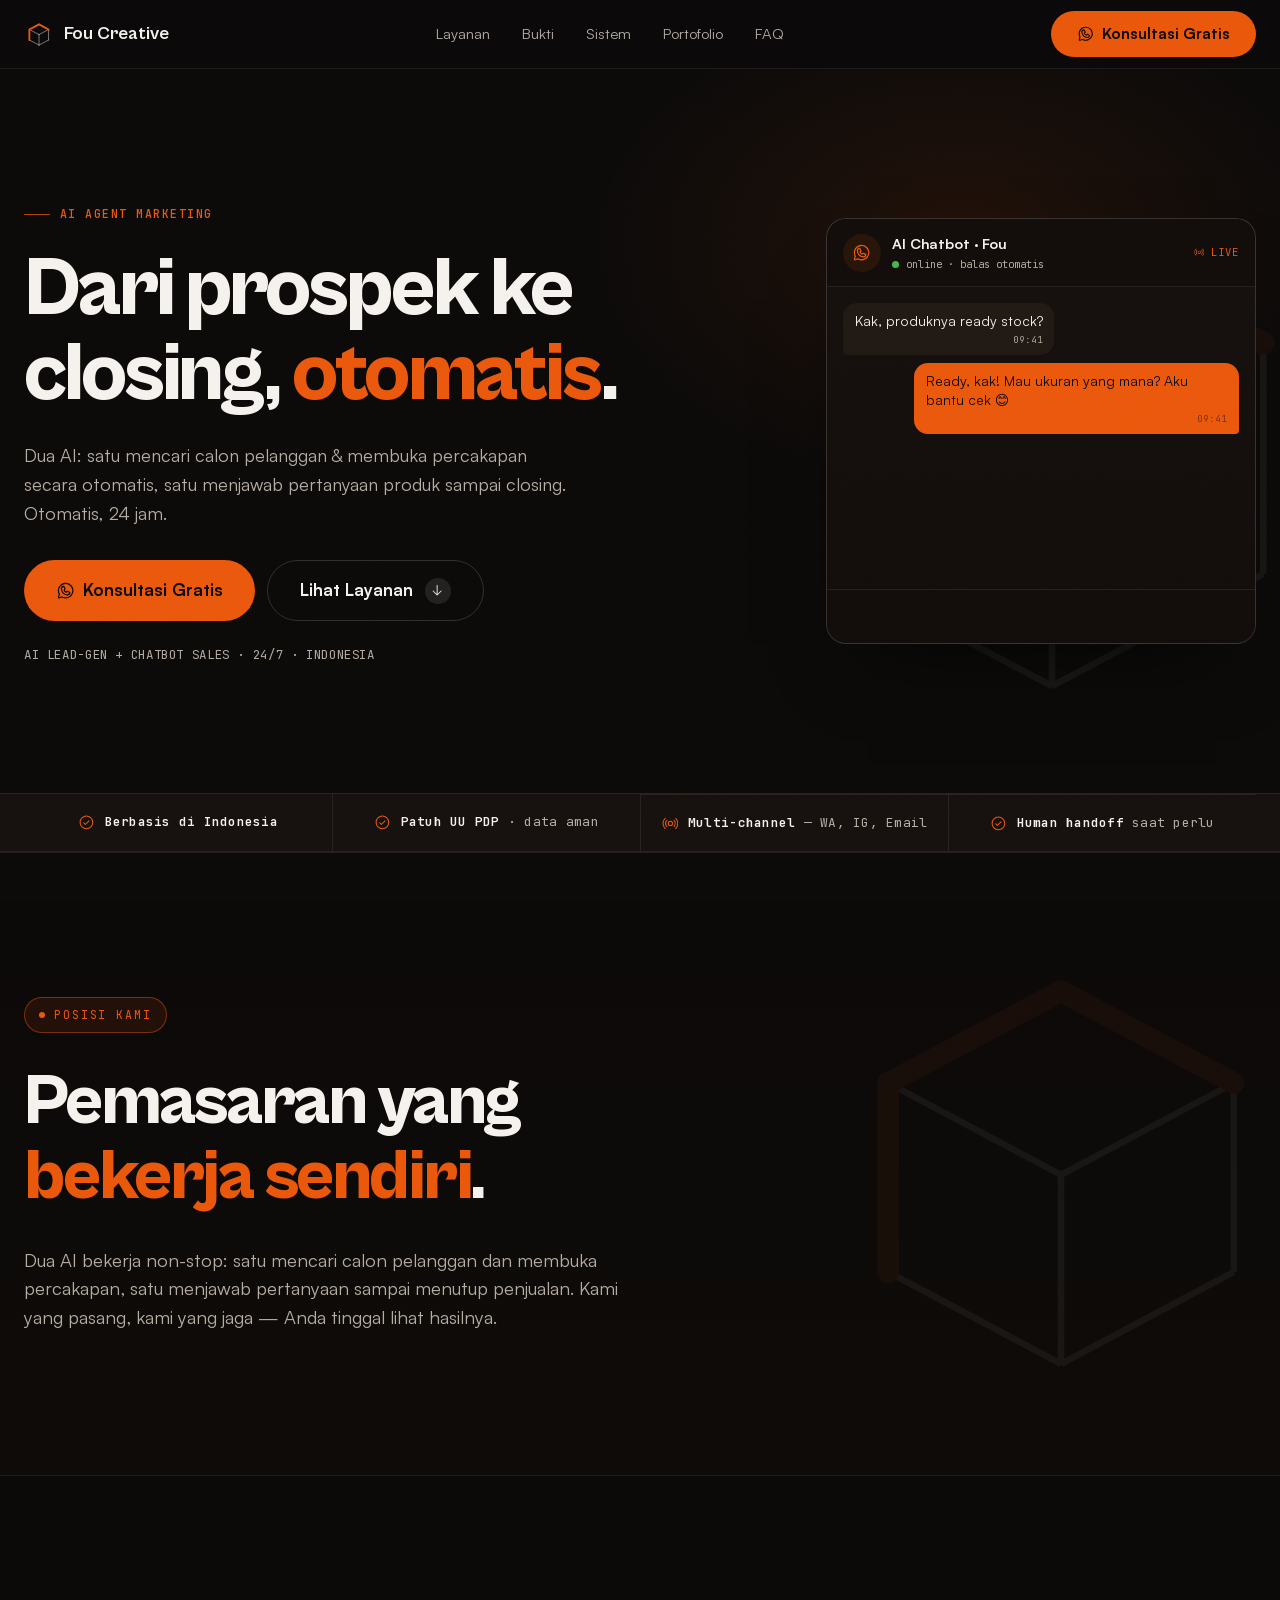
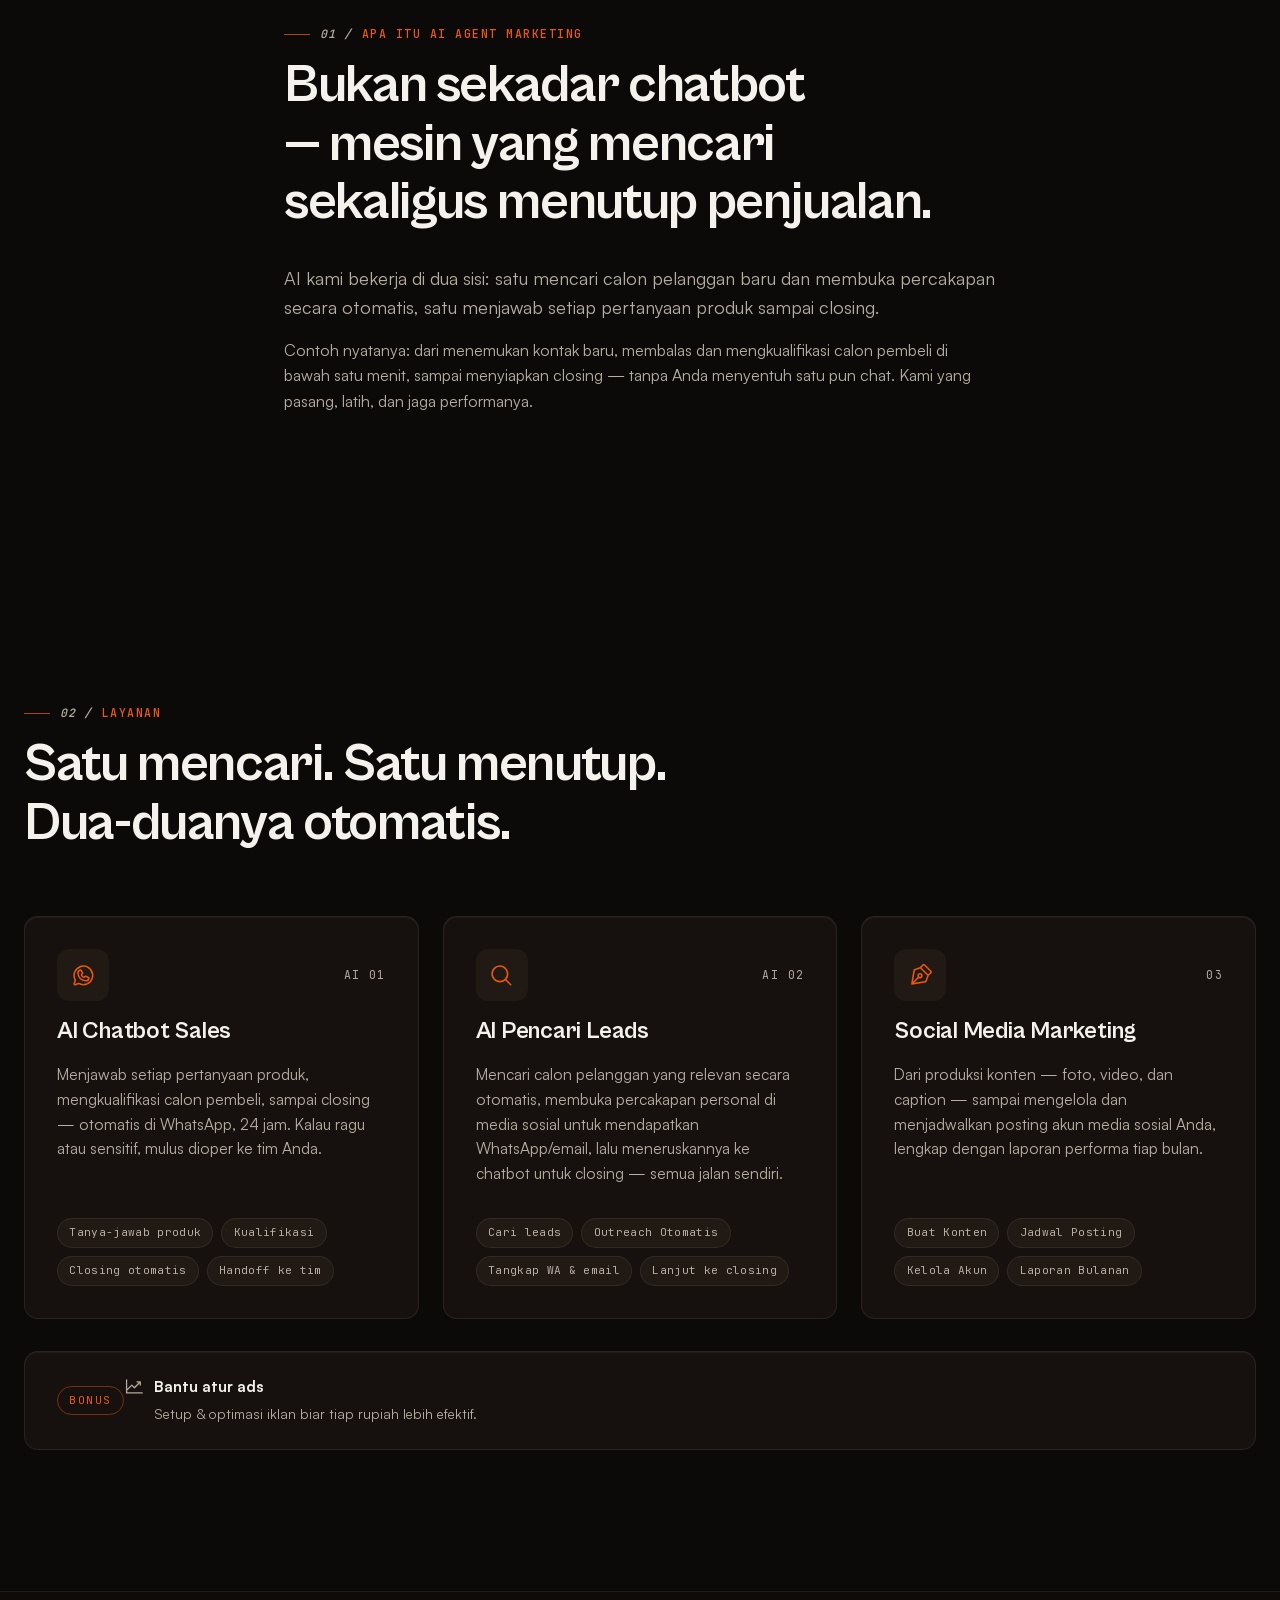
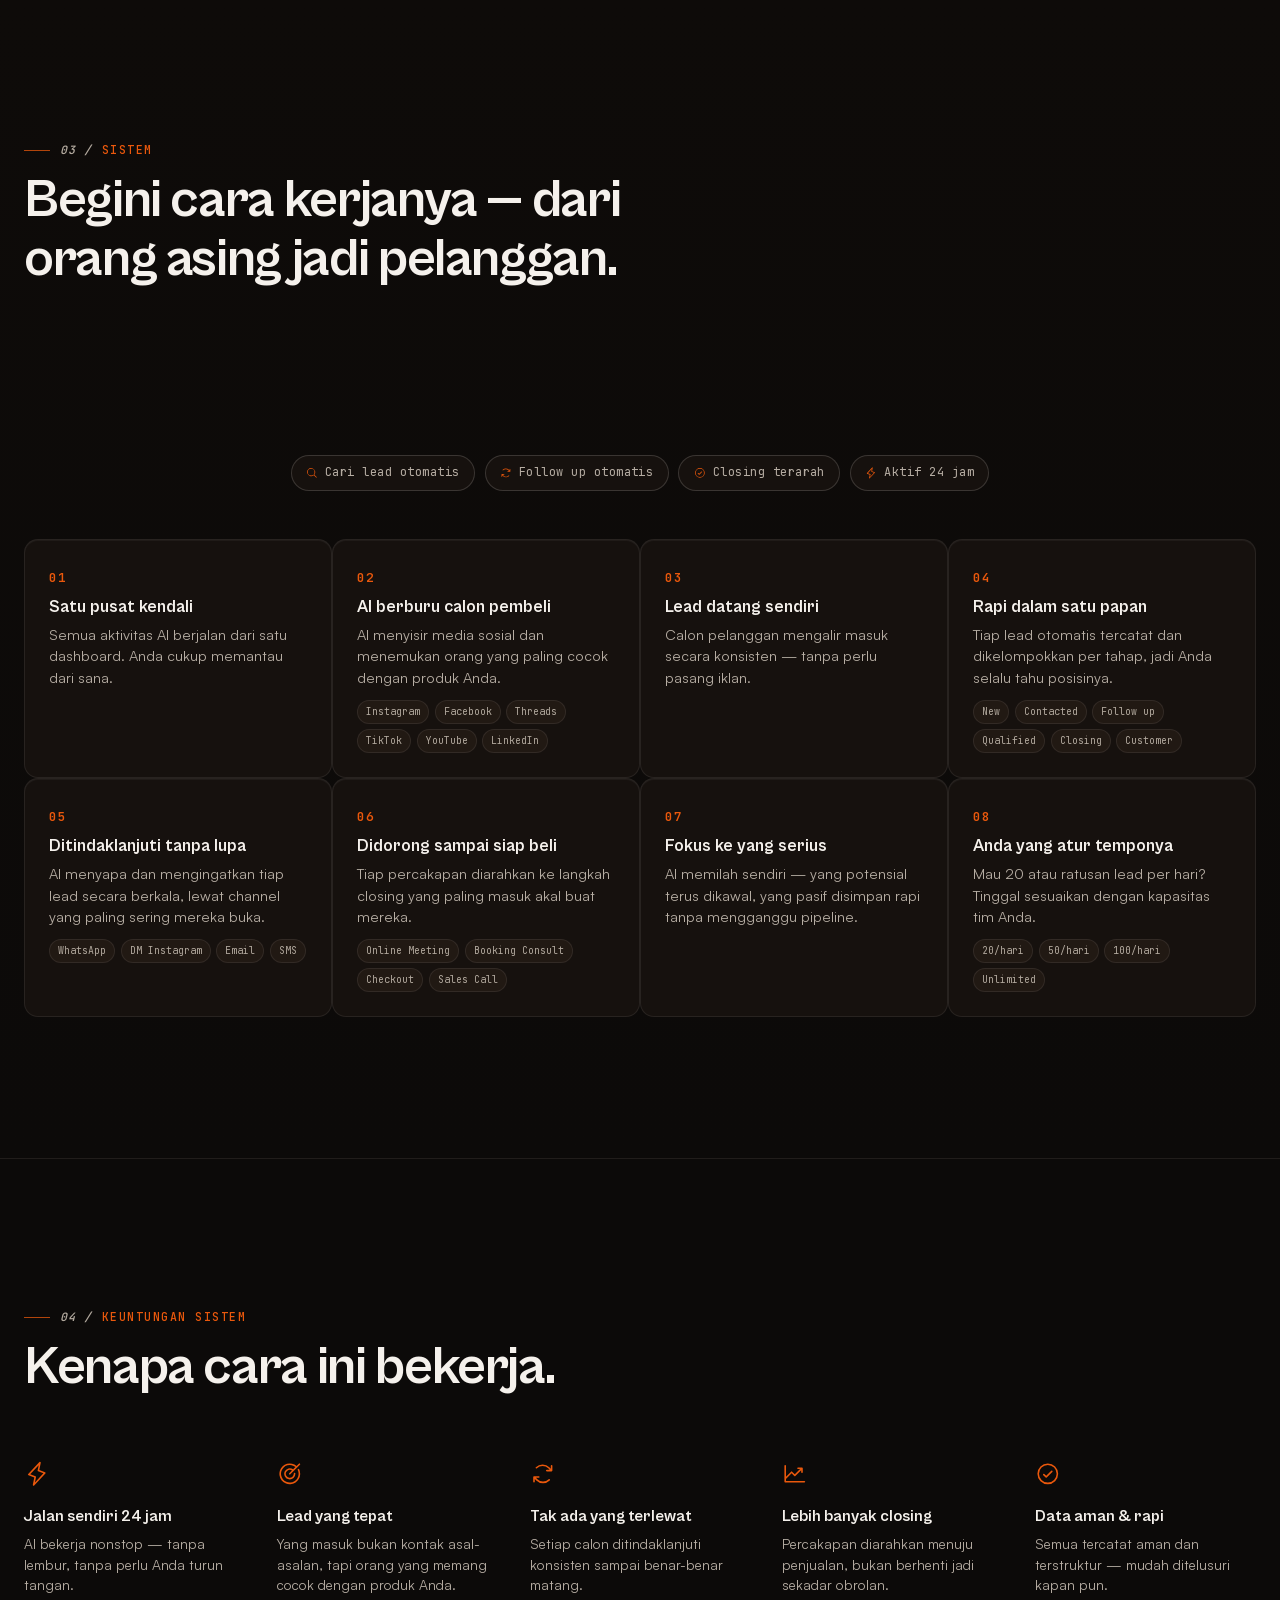
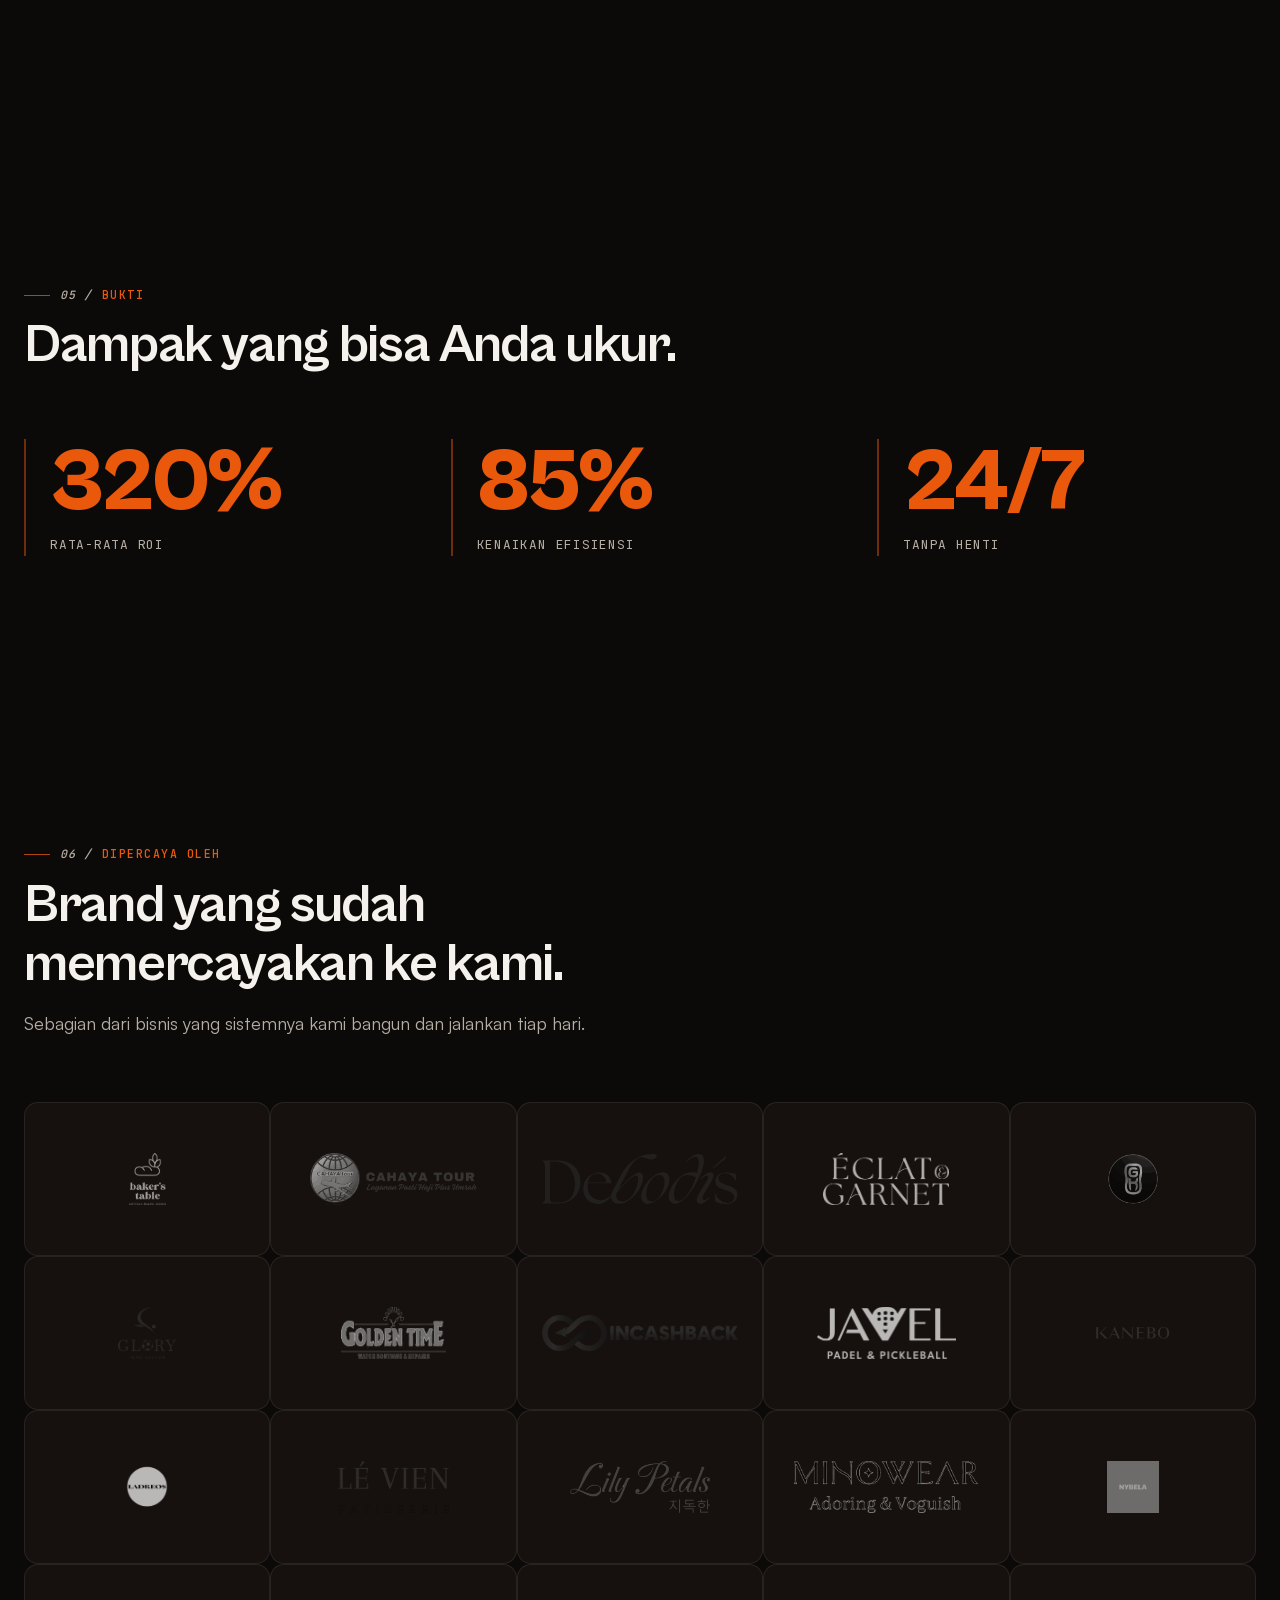
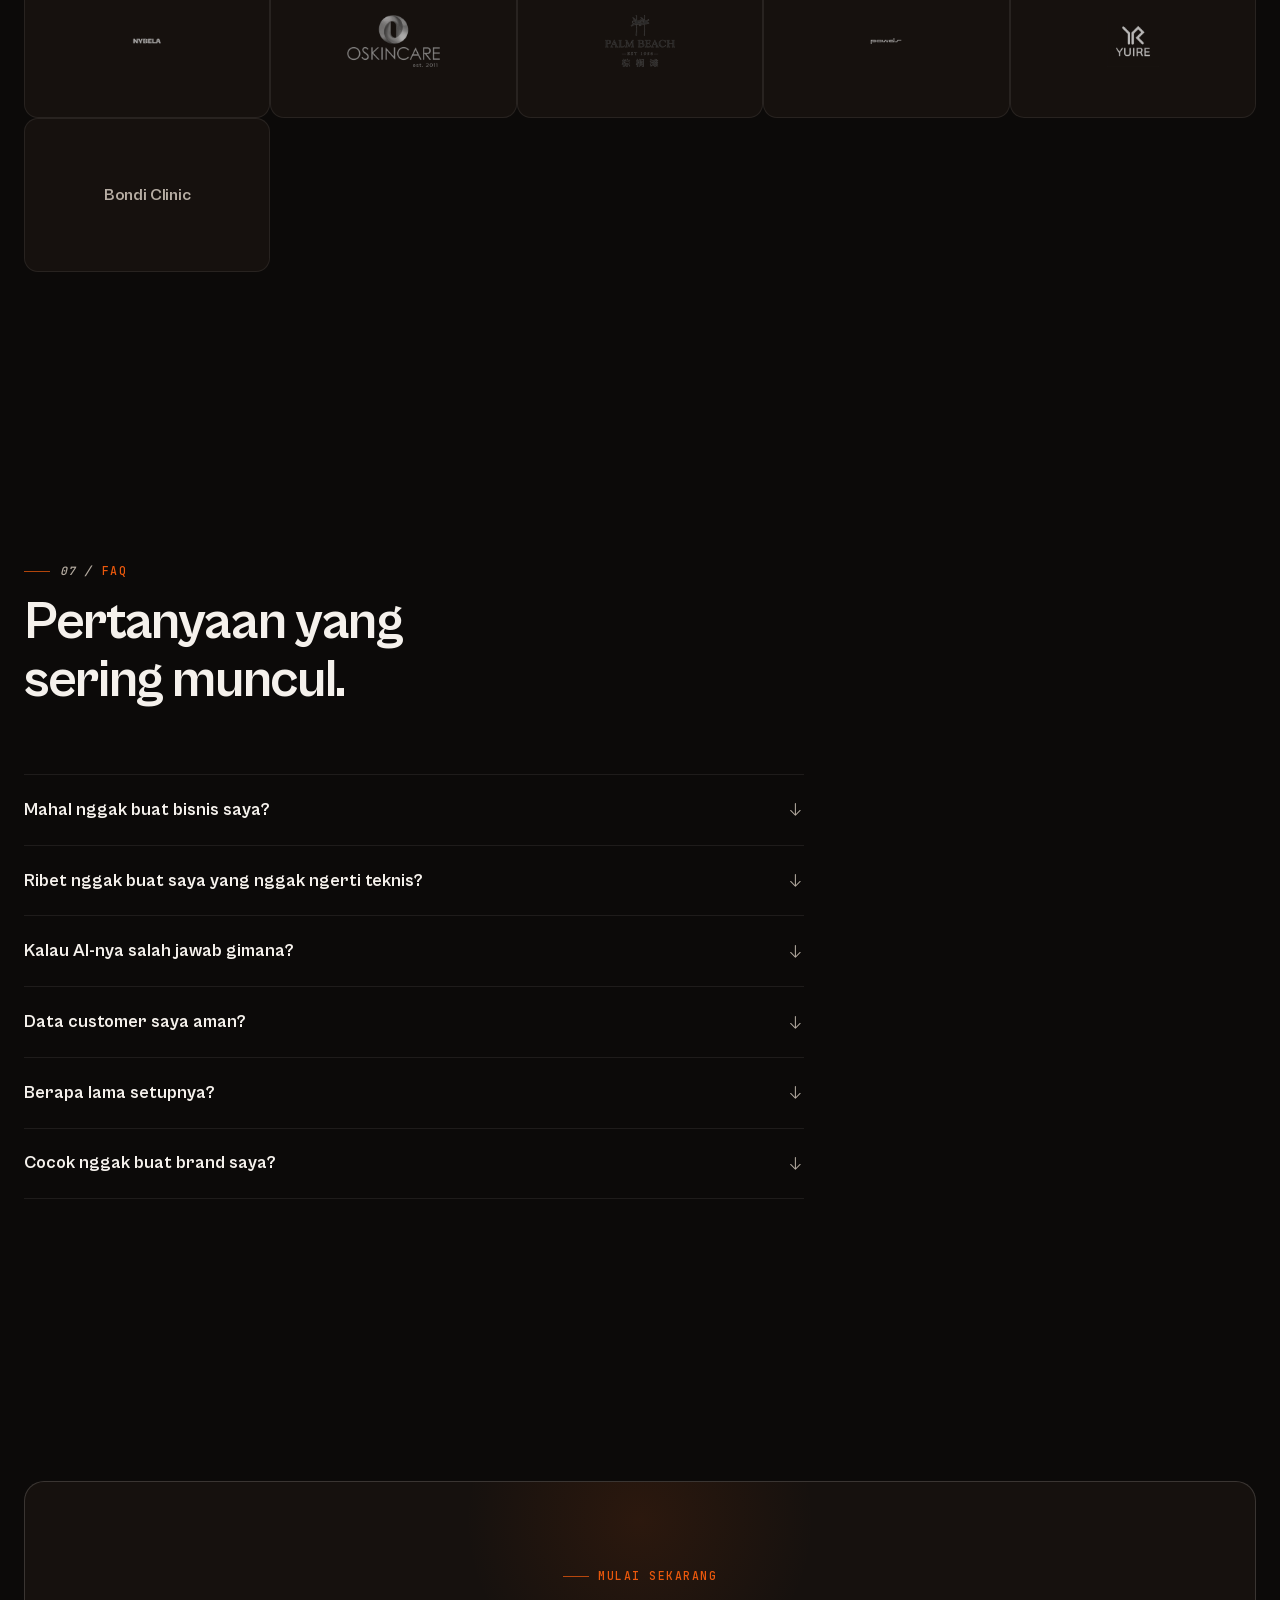
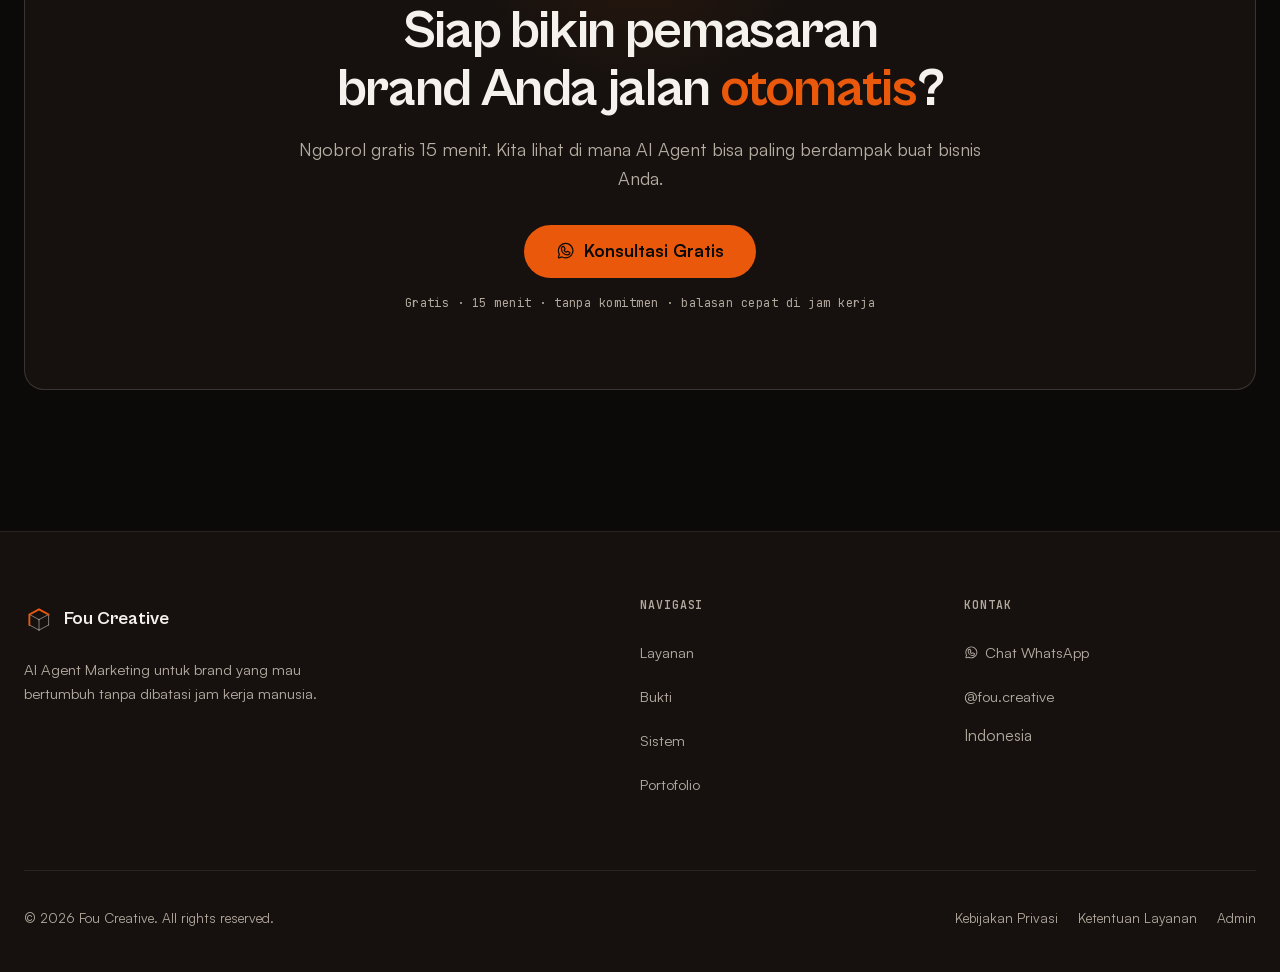
<file: index.html>
<!DOCTYPE html>
<html lang="id">
<head>
<meta charset="UTF-8" />
<meta name="viewport" content="width=device-width, initial-scale=1.0" />
<title>Fou Creative — AI Agent Marketing</title>
<meta name="description" content="Fou Creative memasang dua AI: satu mencari & menjangkau calon pelanggan secara otomatis, satu menjawab & menutup penjualan di WhatsApp — otomatis, 24 jam." />
<link rel="icon" type="image/svg+xml" href="data:image/svg+xml,%3Csvg xmlns='http://www.w3.org/2000/svg' viewBox='0 0 100 100'%3E%3Crect width='100' height='100' rx='22' fill='%230C0A09'/%3E%3Cpath d='M50 22 L22 38 M50 22 L78 38 M22 38 L50 54 M78 38 L50 54 M22 38 L22 70 M78 38 L78 70 M50 54 L50 86 M22 70 L50 86 M78 70 L50 86' stroke='%23F5F1EC' stroke-width='2.5' fill='none'/%3E%3Cpath d='M78 38 L50 22 L22 38 L22 70' stroke='%23EA580C' stroke-width='7' fill='none' stroke-linecap='round' stroke-linejoin='round'/%3E%3C/svg%3E" />
<meta name="theme-color" content="#0C0A09" />
<meta property="og:type" content="website" />
<meta property="og:site_name" content="Fou Creative" />
<meta property="og:title" content="Fou Creative — AI Agent Marketing" />
<meta property="og:description" content="Dua AI: satu mencari & menjangkau pelanggan secara otomatis, satu menjawab & menutup penjualan — otomatis, 24 jam." />
<meta property="og:locale" content="id_ID" />
<meta property="og:image" content="assets/og-image.png" />
<meta property="og:image:width" content="1200" />
<meta property="og:image:height" content="630" />
<meta property="og:image:alt" content="Fou Creative — AI Agent Marketing" />
<meta name="twitter:card" content="summary_large_image" />
<meta name="twitter:image" content="assets/og-image.png" />
<meta name="twitter:title" content="Fou Creative — AI Agent Marketing" />
<meta name="twitter:description" content="Dua AI: satu mencari & menjangkau pelanggan secara otomatis, satu menjawab & menutup penjualan — otomatis, 24 jam." />

<link rel="stylesheet" href="assets/css/fonts.css" />

<link rel="stylesheet" href="assets/css/styles.css" />
</head>
<body>
<div class="grain" aria-hidden="true"></div>
<div class="scroll-progress" aria-hidden="true"></div>
<div class="bp-frame" aria-hidden="true"></div>
<div class="sticky-cta" id="stickyCta">
  <a class="btn btn-primary" data-wa href="https://wa.me/message/LYZPAFHQQRLMK1" target="_blank" rel="noopener"><span class="ic" data-i="whatsapp-logo"></span>Konsultasi Gratis</a>
</div>

<!-- =================== NAV =================== -->
<header class="nav">
  <div class="container nav-inner">
    <a class="brand" href="#hero" aria-label="Fou Creative">
      <svg viewBox="0 0 100 100" fill="none" xmlns="http://www.w3.org/2000/svg" aria-hidden="true">
        <path d="M50 18 L18 35 M50 18 L82 35 M18 35 L50 52 M82 35 L50 52 M18 35 L18 70 M82 35 L82 70 M50 52 L50 87 M18 70 L50 87 M82 70 L50 87" stroke="#F5F1EC" stroke-width="1.6" stroke-linecap="round" stroke-linejoin="round"/>
        <path d="M82 35 L50 18 L18 35 L18 70" stroke="#EA580C" stroke-width="6" stroke-linecap="round" stroke-linejoin="round"/>
      </svg>
      <span>Fou Creative</span>
    </a>
    <nav class="nav-links" aria-label="Navigasi utama">
      <a href="#layanan">Layanan</a>
      <a href="#bukti">Bukti</a>
      <a href="#sistem">Sistem</a>
      <a href="#portofolio">Portofolio</a>
      <a href="#faq">FAQ</a>
    </nav>
    <div class="nav-cta">
      <a class="btn btn-primary" data-wa href="https://wa.me/message/LYZPAFHQQRLMK1" target="_blank" rel="noopener"><span class="ic" data-i="whatsapp-logo"></span>Konsultasi Gratis</a>
    </div>
    <button class="nav-toggle" id="navToggle" aria-label="Buka menu" aria-expanded="false" aria-controls="mobileMenu"><span class="ic" data-i="list"></span></button>
  </div>
  <div class="mobile-menu" id="mobileMenu" aria-hidden="true">
    <a href="#layanan">Layanan</a>
    <a href="#bukti">Bukti</a>
    <a href="#sistem">Sistem</a>
    <a href="#portofolio">Portofolio</a>
    <a href="#faq">FAQ</a>
    <a class="btn btn-primary" data-wa href="https://wa.me/message/LYZPAFHQQRLMK1" target="_blank" rel="noopener"><span class="ic" data-i="whatsapp-logo"></span>Konsultasi Gratis</a>
  </div>
</header>

<!-- =================== HERO =================== -->
<section class="hero" id="hero">
  <svg class="hero-cube" viewBox="0 0 100 100" fill="none" xmlns="http://www.w3.org/2000/svg" aria-hidden="true">
    <path d="M50 18 L18 35 M50 18 L82 35 M18 35 L50 52 M82 35 L50 52 M18 35 L18 70 M82 35 L82 70 M50 52 L50 87 M18 70 L50 87 M82 70 L50 87" stroke="#F5F1EC" stroke-width="1" stroke-linejoin="round"/>
    <path d="M82 35 L50 18 L18 35 L18 70" stroke="#EA580C" stroke-width="3.4" stroke-linecap="round" stroke-linejoin="round"/>
  </svg>
  <div class="container">
    <div class="hero-grid">
      <div>
        <div class="eyebrow-wrap"><span class="eyebrow">AI Agent Marketing</span></div>
        <h1 class="hero-h1 reveal-blur" id="hero-headline" data-reveal>Dari prospek ke closing, <span class="t-accent">otomatis</span>.</h1>
        <p class="hero-sub" id="hero-subhead" data-reveal>Dua AI: satu mencari calon pelanggan &amp; membuka percakapan secara otomatis, satu menjawab pertanyaan produk sampai closing. Otomatis, 24 jam.</p>
        <div class="hero-actions" data-reveal>
          <a class="btn btn-primary btn-lg" data-wa href="https://wa.me/message/LYZPAFHQQRLMK1" target="_blank" rel="noopener"><span class="ic" data-i="whatsapp-logo"></span>Konsultasi Gratis</a>
          <a class="btn btn-ghost btn-lg" href="#layanan">Lihat Layanan<span class="btn-arrow"><span class="ic" data-i="arrow-down"></span></span></a>
        </div>
        <p class="hero-meta" data-reveal>AI LEAD-GEN + CHATBOT SALES · 24/7 · INDONESIA</p>
      </div>

      <div class="wa-demo" id="waDemo" data-reveal role="img" aria-label="Ilustrasi: AI Agent Fou membalas dan mengkualifikasi calon pembeli di WhatsApp secara otomatis, lalu menandai lead siap closing.">
        <div class="wa-head">
          <div class="wa-ava"><span class="ic" data-i="whatsapp-logo"></span></div>
          <div class="wa-hmeta">
            <div class="wa-name">AI Chatbot &middot; Fou</div>
            <div class="wa-sub"><span class="wa-online"></span>online &middot; balas otomatis</div>
          </div>
          <span class="live-tag"><span class="ic" data-i="broadcast"></span>Live</span>
        </div>
        <div class="wa-body" id="waBody">
          <div class="wa-msg wa-in"><p>Kak, produknya ready stock?</p><span class="wa-time">09:41</span></div>
          <div class="wa-msg wa-out"><p>Ready, kak! Mau ukuran yang mana? Aku bantu cek 😊</p><span class="wa-time">09:41</span></div>
          <div class="wa-msg wa-in"><p>Yang 100ml. Bisa kirim hari ini?</p><span class="wa-time">09:42</span></div>
          <div class="wa-msg wa-out"><p>Bisa, kak — kalau order sebelum jam 3 sore. Aku siapin sekarang ya 🙌</p><span class="wa-time">09:42</span></div>
        </div>
        <div class="wa-foot">
          <span class="wa-tag" id="waTag"><span class="ic" data-i="check-circle"></span>Lead dikualifikasi &middot; siap closing</span>
        </div>
      </div>
    </div>
  </div>
</section>

<!-- =================== PROOF STRIP =================== -->
<div class="proof-strip">
  <div class="container proof-row">
    <span class="proof-item"><span class="ic" data-i="check-circle"></span><span><b>Berbasis di Indonesia</b></span></span>
    <span class="proof-item"><span class="ic" data-i="check-circle"></span><span><b>Patuh UU PDP</b> &middot; data aman</span></span>
    <span class="proof-item"><span class="ic" data-i="broadcast"></span><span><b>Multi-channel</b> — WA, IG, Email</span></span>
    <span class="proof-item"><span class="ic" data-i="check-circle"></span><span><b>Human handoff</b> saat perlu</span></span>
  </div>
</div>

<!-- =================== STATEMENT / THESIS =================== -->
<section class="statement">
  <svg class="statement-cube" viewBox="0 0 100 100" fill="none" xmlns="http://www.w3.org/2000/svg" aria-hidden="true">
    <path d="M50 18 L18 35 M50 18 L82 35 M18 35 L50 52 M82 35 L50 52 M18 35 L18 70 M82 35 L82 70 M50 52 L50 87 M18 70 L50 87 M82 70 L50 87" stroke="#F5F1EC" stroke-width="1.2" stroke-linejoin="round"/>
    <path d="M82 35 L50 18 L18 35 L18 70" stroke="#EA580C" stroke-width="4" stroke-linecap="round" stroke-linejoin="round"/>
  </svg>
  <div class="container">
    <div class="statement-kicker" data-reveal>Posisi kami</div>
    <h2 class="reveal-blur" data-reveal>Pemasaran yang <span class="t-accent">bekerja sendiri</span>.</h2>
    <p data-reveal>Dua AI bekerja non-stop: satu mencari calon pelanggan dan membuka percakapan, satu menjawab pertanyaan sampai menutup penjualan. Kami yang pasang, kami yang jaga — Anda tinggal lihat hasilnya.</p>
  </div>
</section>

<!-- =================== ABOUT =================== -->
<section class="section" id="tentang">
  <div class="container">
    <div class="container about-narrow">
      <span class="eyebrow" data-reveal><i class="idx">01 /</i>Apa itu AI Agent Marketing</span>
      <h2 class="h2" data-reveal style="margin-top:var(--s-3)">Bukan sekadar chatbot — mesin yang mencari sekaligus menutup penjualan.</h2>
      <p class="lead" data-reveal style="margin-top:var(--s-8)">AI kami bekerja di dua sisi: satu mencari calon pelanggan baru dan membuka percakapan secara otomatis, satu menjawab setiap pertanyaan produk sampai closing.</p>
      <p class="muted" data-reveal style="margin-top:var(--s-4)">Contoh nyatanya: dari menemukan kontak baru, membalas dan mengkualifikasi calon pembeli di bawah satu menit, sampai menyiapkan closing — tanpa Anda menyentuh satu pun chat. Kami yang pasang, latih, dan jaga performanya.</p>
    </div>
  </div>
</section>

<!-- =================== SERVICES =================== -->
<section class="section" id="layanan">
  <div class="container">
    <div class="section-head">
      <span class="eyebrow" data-reveal><i class="idx">02 /</i>Layanan</span>
      <h2 class="h2" data-reveal>Satu mencari. Satu menutup. Dua-duanya otomatis.</h2>
    </div>
    <div class="trio">
      <article class="svc svc-prod" data-reveal>
        <div class="svc-top"><div class="svc-ico"><span class="ic" data-i="whatsapp-logo"></span></div><span class="svc-num">AI 01</span></div>
        <h3 class="h3">AI Chatbot Sales</h3>
        <p>Menjawab setiap pertanyaan produk, mengkualifikasi calon pembeli, sampai closing — otomatis di WhatsApp, 24 jam. Kalau ragu atau sensitif, mulus dioper ke tim Anda.</p>
        <div class="svc-tags"><span class="chip">Tanya-jawab produk</span><span class="chip">Kualifikasi</span><span class="chip">Closing otomatis</span><span class="chip">Handoff ke tim</span></div>
      </article>
      <article class="svc svc-prod" data-reveal>
        <div class="svc-top"><div class="svc-ico"><span class="ic" data-i="magnifying-glass"></span></div><span class="svc-num">AI 02</span></div>
        <h3 class="h3">AI Pencari Leads</h3>
        <p>Mencari calon pelanggan yang relevan secara otomatis, membuka percakapan personal di media sosial untuk mendapatkan WhatsApp/email, lalu meneruskannya ke chatbot untuk closing — semua jalan sendiri.</p>
        <div class="svc-tags"><span class="chip">Cari leads</span><span class="chip">Outreach Otomatis</span><span class="chip">Tangkap WA &amp; email</span><span class="chip">Lanjut ke closing</span></div>
      </article>
      <article class="svc svc-prod" data-reveal>
        <div class="svc-top"><div class="svc-ico"><span class="ic" data-i="pen-nib"></span></div><span class="svc-num">03</span></div>
        <h3 class="h3">Social Media Marketing</h3>
        <p>Dari produksi konten — foto, video, dan caption — sampai mengelola dan menjadwalkan posting akun media sosial Anda, lengkap dengan laporan performa tiap bulan.</p>
        <div class="svc-tags"><span class="chip">Buat Konten</span><span class="chip">Jadwal Posting</span><span class="chip">Kelola Akun</span><span class="chip">Laporan Bulanan</span></div>
      </article>
    </div>
    <div class="bonus" data-reveal>
      <span class="bonus-tag">Bonus</span>
      <div class="bonus-items">
        <div class="bonus-item"><div class="bonus-head"><span class="ic" data-i="chart-line-up"></span><b>Bantu atur ads</b></div><span class="bonus-desc">Setup &amp; optimasi iklan biar tiap rupiah lebih efektif.</span></div>
      </div>
    </div>
  </div>
</section>

<!-- =================== SYSTEM =================== -->
<section class="section section--band" id="sistem">
  <div class="container">
    <div class="section-head">
      <span class="eyebrow" data-reveal><i class="idx">03 /</i>Sistem</span>
      <h2 class="h2" data-reveal>Begini cara kerjanya — dari orang asing jadi pelanggan.</h2>
      <p class="lead" data-reveal style="margin-top:var(--s-4)">Satu sistem yang menemukan calon pembeli, menghangatkan mereka, lalu menutup penjualan. Berjalan sendiri — tanpa harus bergantung pada iklan berbayar.</p>
    </div>
    <div class="auto-badges" data-reveal>
      <span class="auto-badge"><span class="ic" data-i="magnifying-glass"></span>Cari lead otomatis</span>
      <span class="auto-badge"><span class="ic" data-i="arrows-clockwise"></span>Follow up otomatis</span>
      <span class="auto-badge"><span class="ic" data-i="check-circle"></span>Closing terarah</span>
      <span class="auto-badge"><span class="ic" data-i="lightning"></span>Aktif 24 jam</span>
    </div>
    <div class="sys-grid">
      <article class="sys-step" data-reveal><span class="sys-num">01</span><h3 class="sys-t">Satu pusat kendali</h3><p class="sys-d">Semua aktivitas AI berjalan dari satu dashboard. Anda cukup memantau dari sana.</p></article>
      <article class="sys-step" data-reveal><span class="sys-num">02</span><h3 class="sys-t">AI berburu calon pembeli</h3><p class="sys-d">AI menyisir media sosial dan menemukan orang yang paling cocok dengan produk Anda.</p><div class="sys-chips"><span>Instagram</span><span>Facebook</span><span>Threads</span><span>TikTok</span><span>YouTube</span><span>LinkedIn</span></div></article>
      <article class="sys-step" data-reveal><span class="sys-num">03</span><h3 class="sys-t">Lead datang sendiri</h3><p class="sys-d">Calon pelanggan mengalir masuk secara konsisten — tanpa perlu pasang iklan.</p></article>
      <article class="sys-step" data-reveal><span class="sys-num">04</span><h3 class="sys-t">Rapi dalam satu papan</h3><p class="sys-d">Tiap lead otomatis tercatat dan dikelompokkan per tahap, jadi Anda selalu tahu posisinya.</p><div class="sys-chips"><span>New</span><span>Contacted</span><span>Follow up</span><span>Qualified</span><span>Closing</span><span>Customer</span></div></article>
      <article class="sys-step" data-reveal><span class="sys-num">05</span><h3 class="sys-t">Ditindaklanjuti tanpa lupa</h3><p class="sys-d">AI menyapa dan mengingatkan tiap lead secara berkala, lewat channel yang paling sering mereka buka.</p><div class="sys-chips"><span>WhatsApp</span><span>DM Instagram</span><span>Email</span><span>SMS</span></div></article>
      <article class="sys-step" data-reveal><span class="sys-num">06</span><h3 class="sys-t">Didorong sampai siap beli</h3><p class="sys-d">Tiap percakapan diarahkan ke langkah closing yang paling masuk akal buat mereka.</p><div class="sys-chips"><span>Online Meeting</span><span>Booking Consult</span><span>Checkout</span><span>Sales Call</span></div></article>
      <article class="sys-step" data-reveal><span class="sys-num">07</span><h3 class="sys-t">Fokus ke yang serius</h3><p class="sys-d">AI memilah sendiri — yang potensial terus dikawal, yang pasif disimpan rapi tanpa mengganggu pipeline.</p></article>
      <article class="sys-step" data-reveal><span class="sys-num">08</span><h3 class="sys-t">Anda yang atur temponya</h3><p class="sys-d">Mau 20 atau ratusan lead per hari? Tinggal sesuaikan dengan kapasitas tim Anda.</p><div class="sys-chips"><span>20/hari</span><span>50/hari</span><span>100/hari</span><span>Unlimited</span></div></article>
    </div>
  </div>
</section>

<!-- =================== BENEFITS =================== -->
<section class="section" id="keuntungan">
  <div class="container">
    <div class="section-head">
      <span class="eyebrow" data-reveal><i class="idx">04 /</i>Keuntungan sistem</span>
      <h2 class="h2" data-reveal>Kenapa cara ini bekerja.</h2>
    </div>
    <div class="ben-grid">
      <div class="ben" data-reveal><span class="ic" data-i="lightning"></span><h4>Jalan sendiri 24 jam</h4><p>AI bekerja nonstop — tanpa lembur, tanpa perlu Anda turun tangan.</p></div>
      <div class="ben" data-reveal><span class="ic" data-i="target"></span><h4>Lead yang tepat</h4><p>Yang masuk bukan kontak asal-asalan, tapi orang yang memang cocok dengan produk Anda.</p></div>
      <div class="ben" data-reveal><span class="ic" data-i="arrows-clockwise"></span><h4>Tak ada yang terlewat</h4><p>Setiap calon ditindaklanjuti konsisten sampai benar-benar matang.</p></div>
      <div class="ben" data-reveal><span class="ic" data-i="chart-line-up"></span><h4>Lebih banyak closing</h4><p>Percakapan diarahkan menuju penjualan, bukan berhenti jadi sekadar obrolan.</p></div>
      <div class="ben" data-reveal><span class="ic" data-i="check-circle"></span><h4>Data aman &amp; rapi</h4><p>Semua tercatat aman dan terstruktur — mudah ditelusuri kapan pun.</p></div>
    </div>
  </div>
</section>

<!-- =================== PROVEN =================== -->
<section class="section" id="bukti">
  <div class="container">
    <div class="section-head">
      <span class="eyebrow" data-reveal><i class="idx">05 /</i>Bukti</span>
      <h2 class="h2" data-reveal>Dampak yang bisa Anda ukur.</h2>
    </div>
    <div class="stats-grid" id="stats-grid">
      <div class="stat" data-reveal><div class="stat-num">320%</div><div class="stat-label">Rata-rata ROI</div></div>
      <div class="stat" data-reveal><div class="stat-num">85%</div><div class="stat-label">Kenaikan efisiensi</div></div>
      <div class="stat" data-reveal><div class="stat-num">24/7</div><div class="stat-label">Tanpa henti</div></div>
    </div>
  </div>
</section>

<!-- =================== PORTFOLIO =================== -->
<section class="section" id="portofolio">
  <div class="container">
    <div class="section-head">
      <span class="eyebrow" data-reveal><i class="idx">06 /</i>Dipercaya oleh</span>
      <h2 class="h2" data-reveal>Brand yang sudah memercayakan ke kami.</h2>
      <p class="lead" data-reveal style="margin-top:var(--s-4)">Sebagian dari bisnis yang sistemnya kami bangun dan jalankan tiap hari.</p>
    </div>

    <!-- featured case study (disembunyikan sampai diisi & diaktifkan via admin) -->
    <article class="case hidden" id="case-study" data-reveal>
      <div class="case-main">
        <span class="case-tag">Studi Kasus</span>
        <div class="case-client" id="case-client"></div>
        <div class="case-block"><h5>Tantangan</h5><p id="case-challenge"></p></div>
        <div class="case-block"><h5>Solusi</h5><p id="case-solution"></p></div>
      </div>
      <div class="case-results" id="case-results"></div>
    </article>

    <div class="port-grid" id="portfolio-grid">
      <div class="port-card" data-reveal><span class="port-ph">Bakers</span></div>
      <div class="port-card" data-reveal><span class="port-ph">Bondi Clinic</span></div>
      <div class="port-card" data-reveal><span class="port-ph">Shiny Smile</span></div>
    </div>
  </div>
</section>

<!-- =================== FAQ =================== -->
<section class="section" id="faq">
  <div class="container">
    <div class="section-head">
      <span class="eyebrow" data-reveal><i class="idx">07 /</i>FAQ</span>
      <h2 class="h2" data-reveal>Pertanyaan yang sering muncul.</h2>
    </div>
    <div class="faq" data-reveal>
      <details class="faq-item">
        <summary>Mahal nggak buat bisnis saya?<span class="faq-ico ic" data-i="arrow-down"></span></summary>
        <div class="faq-body"><p>Bandingkan dengan satu calon pembeli yang lolos tiap hari gara-gara telat dibalas — atau gaji satu admin penuh waktu. AI Agent jalan 24 jam tanpa lembur. Kami sesuaikan paket dengan skala Anda; ngobrol dulu, gratis.</p></div>
      </details>
      <details class="faq-item">
        <summary>Ribet nggak buat saya yang nggak ngerti teknis?<span class="faq-ico ic" data-i="arrow-down"></span></summary>
        <div class="faq-body"><p>Nggak. Ini <strong>done-for-you</strong> — kami yang setup, latih, dan jaga sistemnya. Anda terima beres dan tinggal pantau hasilnya.</p></div>
      </details>
      <details class="faq-item">
        <summary>Kalau AI-nya salah jawab gimana?<span class="faq-ico ic" data-i="arrow-down"></span></summary>
        <div class="faq-body"><p>Bot didesain <strong>anti-halusinasi</strong>. Kalau ragu atau pertanyaannya sensitif, percakapan otomatis dialihkan ke tim manusia. Untuk keputusan berisiko, selalu ada kontrol manusia sebelum dijalankan — jadi AI yang kerja cepat, manusia yang pegang kendali.</p></div>
      </details>
      <details class="faq-item">
        <summary>Data customer saya aman?<span class="faq-ico ic" data-i="arrow-down"></span></summary>
        <div class="faq-body"><p>Patuh <strong>UU PDP</strong>. Data tersimpan aman dan terenkripsi, dan kami tidak pernah memperjualbelikannya.</p></div>
      </details>
      <details class="faq-item">
        <summary>Berapa lama setupnya?<span class="faq-ico ic" data-i="arrow-down"></span></summary>
        <div class="faq-body"><p>Umumnya <strong>7–14 hari kerja</strong>, tergantung kompleksitas. Anda dapat timeline yang jelas sejak awal.</p></div>
      </details>
      <details class="faq-item">
        <summary>Cocok nggak buat brand saya?<span class="faq-ico ic" data-i="arrow-down"></span></summary>
        <div class="faq-body"><p>Paling berdampak kalau Anda rutin dapat chat masuk, atau mau aktif mencari pelanggan baru. Kalau belum yakin, konsultasi gratisnya kita pakai untuk menilai itu bersama — dan kami akan jujur kalau memang belum waktunya.</p></div>
      </details>
    </div>
  </div>
</section>

<!-- =================== FINAL CTA / CONTACT =================== -->
<section class="section" id="kontak">
  <div class="container">
    <div class="cta-wrap" data-reveal>
      <span class="eyebrow" style="justify-content:center">Mulai sekarang</span>
      <h2 class="h2" style="margin-top:var(--s-4)">Siap bikin pemasaran brand Anda jalan <span class="t-accent">otomatis</span>?</h2>
      <p class="lead">Ngobrol gratis 15 menit. Kita lihat di mana AI Agent bisa paling berdampak buat bisnis Anda.</p>
      <a class="btn btn-primary btn-lg" data-wa href="https://wa.me/message/LYZPAFHQQRLMK1" target="_blank" rel="noopener"><span class="ic" data-i="whatsapp-logo"></span>Konsultasi Gratis</a>
      <p class="cta-note">Gratis · 15 menit · tanpa komitmen · balasan cepat di jam kerja</p>
    </div>
  </div>
</section>

<!-- =================== FOOTER =================== -->
<footer class="footer">
  <div class="container">
    <div class="footer-grid">
      <div class="footer-brand">
        <a class="brand" href="#hero" aria-label="Fou Creative">
          <svg viewBox="0 0 100 100" fill="none" xmlns="http://www.w3.org/2000/svg" aria-hidden="true">
            <path d="M50 18 L18 35 M50 18 L82 35 M18 35 L50 52 M82 35 L50 52 M18 35 L18 70 M82 35 L82 70 M50 52 L50 87 M18 70 L50 87 M82 70 L50 87" stroke="#F5F1EC" stroke-width="1.6" stroke-linecap="round" stroke-linejoin="round"/>
            <path d="M82 35 L50 18 L18 35 L18 70" stroke="#EA580C" stroke-width="6" stroke-linecap="round" stroke-linejoin="round"/>
          </svg>
          <span>Fou Creative</span>
        </a>
        <p>AI Agent Marketing untuk brand yang mau bertumbuh tanpa dibatasi jam kerja manusia.</p>
      </div>
      <div class="footer-col">
        <h5>Navigasi</h5>
        <a href="#layanan">Layanan</a>
        <a href="#bukti">Bukti</a>
        <a href="#sistem">Sistem</a>
        <a href="#portofolio">Portofolio</a>
      </div>
      <div class="footer-col">
        <h5>Kontak</h5>
        <a data-wa href="https://wa.me/message/LYZPAFHQQRLMK1" target="_blank" rel="noopener"><span class="ic" data-i="whatsapp-logo"></span> <span data-wa-display>WhatsApp</span></a>
        <a href="https://instagram.com/fou.creative" target="_blank" rel="noopener">@fou.creative</a>
        <span class="subtle" style="padding:.3rem 0;display:block">Indonesia</span>
      </div>
    </div>
    <div class="footer-bottom">
      <span>&copy; 2026 Fou Creative. All rights reserved.</span>
      <nav>
        <a href="kebijakan-privasi.html">Kebijakan Privasi</a>
        <a href="ketentuan-layanan.html">Ketentuan Layanan</a>
        <a href="#admin">Admin</a>
      </nav>
    </div>
  </div>
</footer>

<!-- =================== ADMIN PANEL =================== -->
<div class="admin" id="admin" role="dialog" aria-modal="true" aria-label="Editor Konten">
  <div class="admin-panel">
    <div class="admin-bar">
      <span class="brand">
        <svg viewBox="0 0 100 100" fill="none" xmlns="http://www.w3.org/2000/svg" aria-hidden="true" style="width:24px;height:24px">
          <path d="M82 35 L50 18 L18 35 L18 70" stroke="#EA580C" stroke-width="7" stroke-linecap="round" stroke-linejoin="round"/>
        </svg>
        Editor Konten
      </span>
      <div class="admin-bar-actions">
        <button class="btn-sm btn-line" id="admin-close">Tutup</button>
      </div>
    </div>
    <div class="admin-body">

      <div class="admin-gate" id="admin-gate">
        <span class="eyebrow">Masuk</span>
        <p>Masukkan kata sandi untuk mengelola konten website.</p>
        <div class="field"><input class="input" type="password" id="admin-pass" placeholder="Kata sandi" autocomplete="off" /></div>
        <button class="btn btn-primary" id="admin-login" style="width:100%"><span class="ic" data-i="lock-key-open"></span>Masuk</button>
        <p id="admin-err" class="subtle" style="color:var(--danger);margin-top:.75rem;display:none">Kata sandi salah.</p>
      </div>

      <div id="admin-editor" class="hidden">
        <div class="admin-warn" id="admin-warn">
          Penyimpanan browser tidak aktif di tampilan ini (kemungkinan mode preview). Perubahan tidak tersimpan permanen — deploy file ini ke hosting dulu supaya tersimpan. Catatan publik tidak melihat pesan ini.
        </div>

        <div class="admin-sec" style="border-top:none;padding-top:0;margin-top:0">
          <span class="eyebrow">WhatsApp &amp; Kontak</span>
          <div class="field"><label>Link WhatsApp</label><input class="input" type="text" id="f-walink" placeholder="https://wa.me/message/XXXX atau https://wa.me/62..." /><span class="hint">Link "klik untuk chat" dari WhatsApp. Kalau diisi, ini yang dipakai (override nomor di bawah).</span></div>
          <div class="field"><label>Nomor WhatsApp (cadangan)</label><input class="input" type="text" id="f-wa" placeholder="62812xxxxxxx" /><span class="hint">Dipakai kalau Link WhatsApp di atas kosong. Format tanpa "+" atau spasi.</span></div>
          <div class="field"><label>Pesan default</label><input class="input" type="text" id="f-wamsg" placeholder="Halo Fou Creative..." /><span class="hint">Teks yang otomatis terisi saat customer klik tombol WhatsApp.</span></div>
        </div>

        <div class="admin-sec">
          <span class="eyebrow">Headline (Hero)</span>
          <div class="field"><label>Judul utama</label><input class="input" type="text" id="f-headline" /><span class="hint">Bungkus satu kata dengan *bintang* untuk dibuat oren. Contoh: ...jadi *konversi* nyata.</span></div>
          <div class="field"><label>Sub-judul</label><textarea class="textarea" id="f-subhead"></textarea><span class="hint">Maksimal &plusmn;20 kata supaya rapi di 1 layar.</span></div>
        </div>

        <div class="admin-sec">
          <span class="eyebrow">Statistik (Bukti)</span>
          <div id="f-stats"></div>
          <button class="btn-sm btn-line" id="f-stat-add"><span class="ic" data-i="plus"></span> Tambah statistik</button>
        </div>

        <div class="admin-sec">
          <div class="admin-sec-head">
            <span class="eyebrow" style="margin:0">Studi Kasus Unggulan</span>
            <label class="toggle"><input type="checkbox" id="f-case-on"> Tampilkan</label>
          </div>
          <div class="field"><label>Nama klien</label><input class="input" type="text" id="f-case-client" placeholder="PT Contoh Sukses" /></div>
          <div class="field"><label>Tantangan</label><textarea class="textarea" id="f-case-challenge" placeholder="Masalah yang mereka hadapi sebelum pakai AI Agent."></textarea></div>
          <div class="field"><label>Solusi</label><textarea class="textarea" id="f-case-solution" placeholder="Apa yang Fou Creative pasang & lakukan."></textarea></div>
          <div class="row2">
            <div class="field" style="margin:0"><label>Hasil 1 — angka</label><input class="input" type="text" id="f-case-r1v" placeholder="28%"></div>
            <div class="field" style="margin:0"><label>Hasil 1 — keterangan</label><input class="input" type="text" id="f-case-r1l" placeholder="Closing rate WhatsApp"></div>
          </div>
          <div class="row2" style="margin-top:.75rem">
            <div class="field" style="margin:0"><label>Hasil 2 — angka</label><input class="input" type="text" id="f-case-r2v" placeholder="&lt;10 dtk"></div>
            <div class="field" style="margin:0"><label>Hasil 2 — keterangan</label><input class="input" type="text" id="f-case-r2l" placeholder="Waktu balas pertama"></div>
          </div>
          <span class="hint" style="margin-top:.75rem">Isi dengan hasil nyata. Angka tanpa konteks klien justru menurunkan kepercayaan.</span>
        </div>

        <div class="admin-sec">
          <span class="eyebrow">Portofolio Brand</span>
          <div id="f-ports"></div>
          <button class="btn-sm btn-line" id="f-port-add"><span class="ic" data-i="plus"></span> Tambah brand</button>
          <span class="hint" style="margin-top:.75rem">Logo otomatis dikompres ke ukuran kecil. PNG transparan paling bagus.</span>
        </div>

        <div class="admin-sec" style="display:flex;flex-wrap:wrap;gap:.75rem;justify-content:space-between;align-items:center">
          <div style="display:flex;gap:.6rem;flex-wrap:wrap">
            <button class="btn btn-primary" id="f-save"><span class="ic" data-i="floppy-disk"></span>Simpan perubahan</button>
            <button class="btn-sm btn-line" id="f-reset">Reset ke default</button>
          </div>
          <button class="btn-sm btn-danger" id="f-logout">Keluar</button>
        </div>
      </div>

    </div>
  </div>
</div>

<div class="toast" id="toast"></div>

<script src="assets/js/main.js" defer></script>
</body>
</html>
</file>
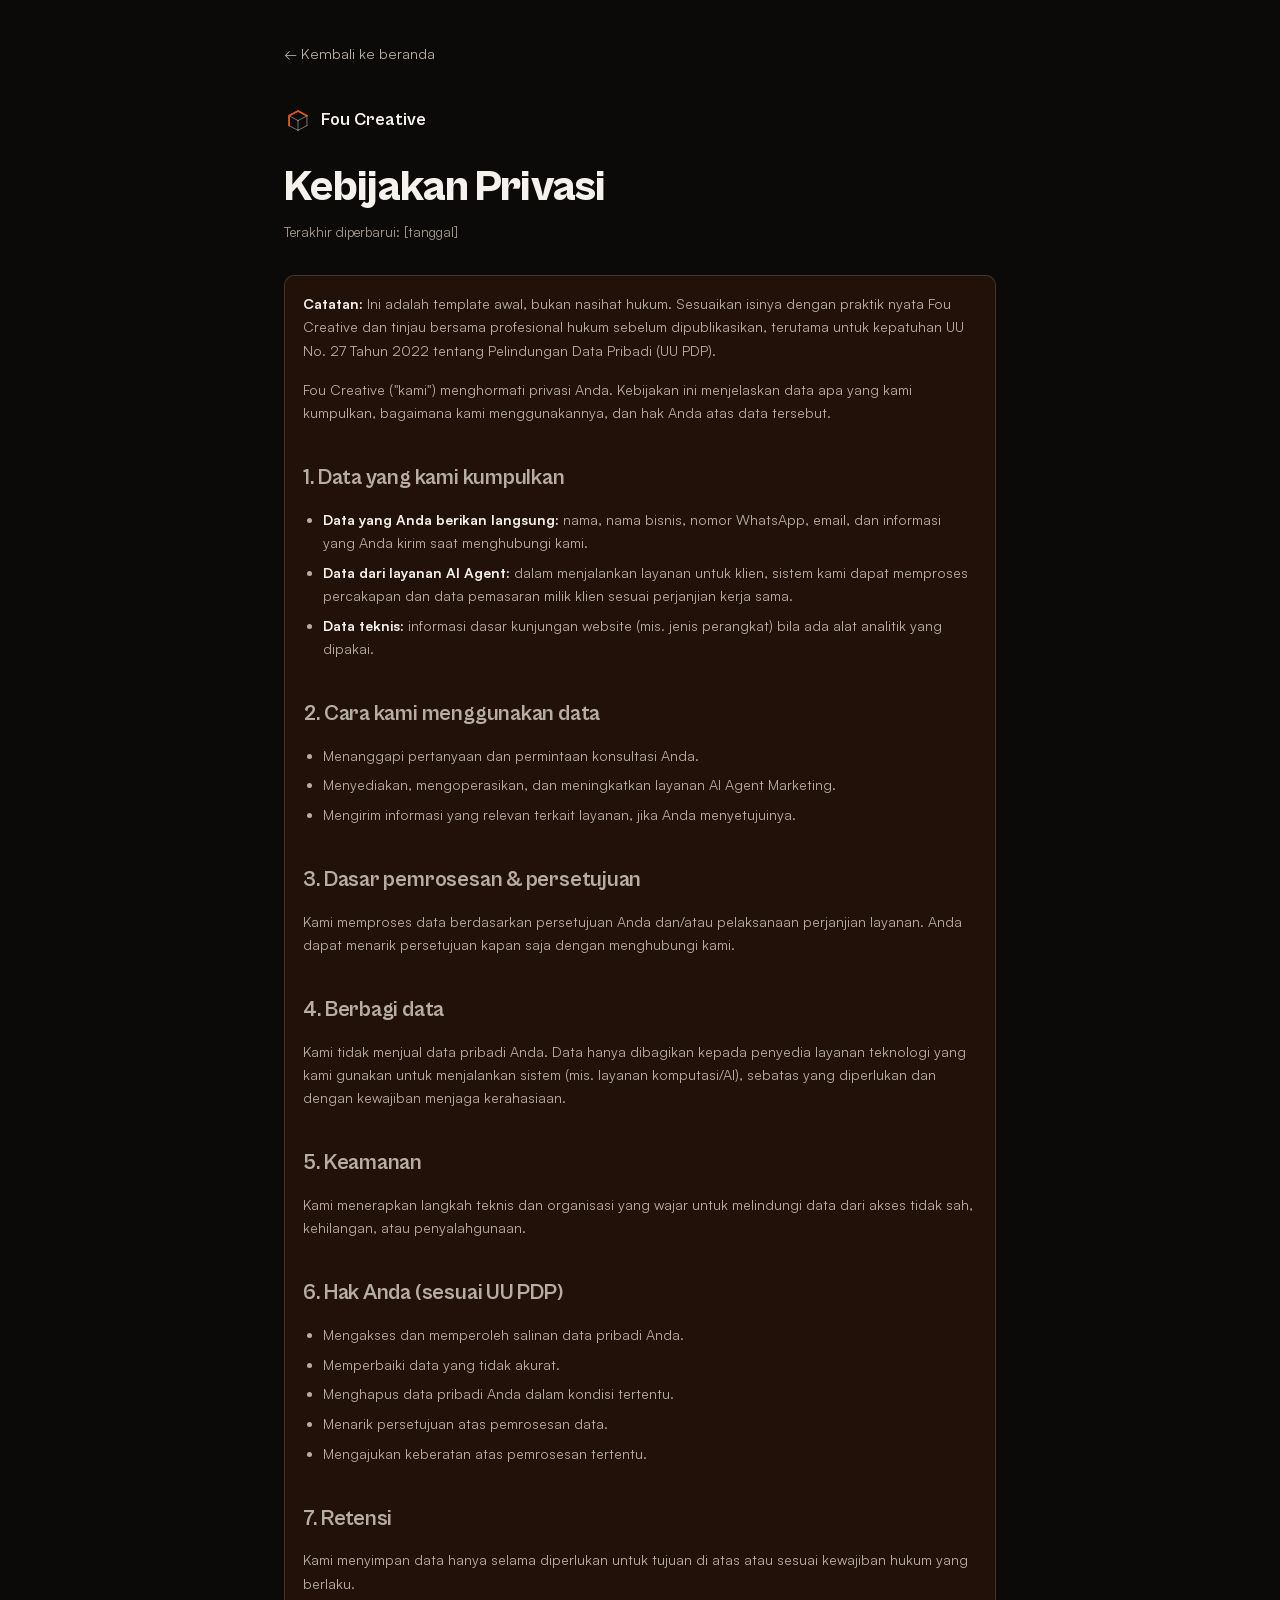
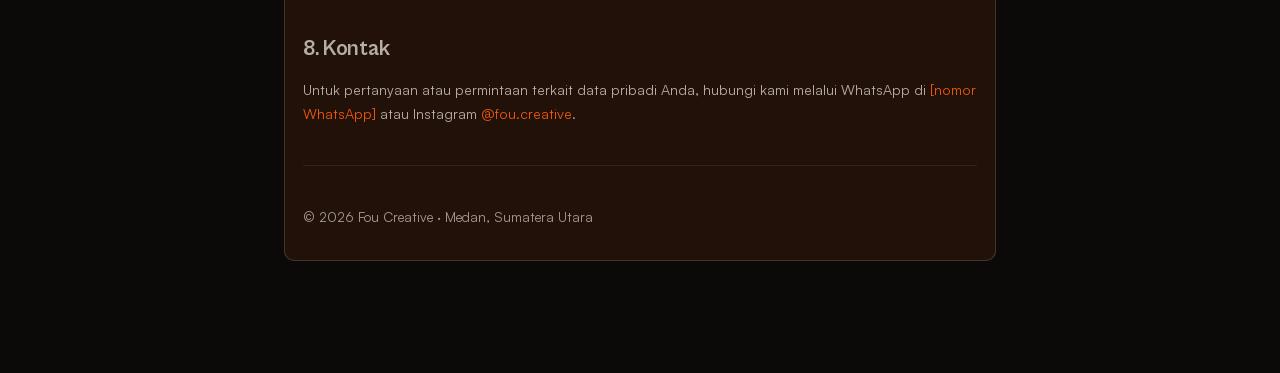
<file: kebijakan-privasi.html>
<!DOCTYPE html>
<html lang="id">
<head>
<meta charset="UTF-8" />
<meta name="viewport" content="width=device-width, initial-scale=1.0" />
<title>Kebijakan Privasi — Fou Creative</title>
<meta name="description" content="Kebijakan Privasi Fou Creative — bagaimana kami mengumpulkan, menggunakan, dan melindungi data Anda sesuai UU PDP." />
<meta name="robots" content="noindex" />
<link rel="stylesheet" href="assets/css/fonts.css" />
<style>
:root{--bg:#0C0A09;--surface:#16110E;--border:rgba(245,241,236,.08);--border-strong:rgba(245,241,236,.16);--text:#F5F1EC;--text-muted:#B6ADA3;--text-subtle:#A49A8F;--accent:#EA580C;--accent-wash:rgba(234,88,12,.10);--font-display:"Cabinet Grotesk",system-ui,sans-serif;--font-body:"Satoshi",system-ui,sans-serif}
*{box-sizing:border-box;margin:0;padding:0}
body{background:var(--bg);color:var(--text);font-family:var(--font-body);line-height:1.65;-webkit-font-smoothing:antialiased}
a{color:var(--accent);text-decoration:none}a:hover{text-decoration:underline}
.wrap{max-width:760px;margin:0 auto;padding:2.5rem 1.5rem 5rem}
.back{display:inline-flex;align-items:center;gap:.4rem;color:var(--text-muted);font-size:.9rem;margin-bottom:2.5rem}
.back:hover{color:var(--accent)}
.brand{display:flex;align-items:center;gap:.55rem;font-family:var(--font-display);font-weight:700;font-size:1.1rem;margin-bottom:1.75rem}
.brand svg{width:28px;height:28px}
h1{font-family:var(--font-display);font-weight:800;font-size:clamp(2rem,5vw,2.75rem);letter-spacing:-.02em;line-height:1.1}
.meta{color:var(--text-subtle);font-size:.85rem;margin-top:.6rem}
.note{background:var(--accent-wash);border:1px solid var(--border-strong);border-radius:10px;padding:1rem 1.15rem;font-size:.88rem;color:var(--text-muted);margin:2rem 0}
h2{font-family:var(--font-display);font-weight:700;font-size:1.35rem;margin:2.25rem 0 .75rem;letter-spacing:-.01em}
p{color:var(--text-muted);margin-bottom:1rem}
ul{color:var(--text-muted);margin:0 0 1rem 1.25rem}
li{margin-bottom:.4rem}
strong{color:var(--text)}
hr{border:none;border-top:1px solid var(--border);margin:2.5rem 0}
.foot{color:var(--text-subtle);font-size:.85rem}
</style>
</head>
<body>
<div class="wrap">
  <a class="back" href="index.html">&larr; Kembali ke beranda</a>
  <div class="brand">
    <svg viewBox="0 0 100 100" fill="none" xmlns="http://www.w3.org/2000/svg" aria-hidden="true">
      <path d="M50 18 L18 35 M50 18 L82 35 M18 35 L50 52 M82 35 L50 52 M18 35 L18 70 M82 35 L82 70 M50 52 L50 87 M18 70 L50 87 M82 70 L50 87" stroke="#F5F1EC" stroke-width="1.6" stroke-linecap="round" stroke-linejoin="round"/>
      <path d="M82 35 L50 18 L18 35 L18 70" stroke="#EA580C" stroke-width="6" stroke-linecap="round" stroke-linejoin="round"/>
    </svg>
    <span>Fou Creative</span>
  </div>

  <h1>Kebijakan Privasi</h1>
  <p class="meta">Terakhir diperbarui: [tanggal]</p>

  <div class="note"><strong>Catatan:</strong> Ini adalah template awal, bukan nasihat hukum. Sesuaikan isinya dengan praktik nyata Fou Creative dan tinjau bersama profesional hukum sebelum dipublikasikan, terutama untuk kepatuhan UU No. 27 Tahun 2022 tentang Pelindungan Data Pribadi (UU PDP).</p>

  <p>Fou Creative ("kami") menghormati privasi Anda. Kebijakan ini menjelaskan data apa yang kami kumpulkan, bagaimana kami menggunakannya, dan hak Anda atas data tersebut.</p>

  <h2>1. Data yang kami kumpulkan</h2>
  <ul>
    <li><strong>Data yang Anda berikan langsung:</strong> nama, nama bisnis, nomor WhatsApp, email, dan informasi yang Anda kirim saat menghubungi kami.</li>
    <li><strong>Data dari layanan AI Agent:</strong> dalam menjalankan layanan untuk klien, sistem kami dapat memproses percakapan dan data pemasaran milik klien sesuai perjanjian kerja sama.</li>
    <li><strong>Data teknis:</strong> informasi dasar kunjungan website (mis. jenis perangkat) bila ada alat analitik yang dipakai.</li>
  </ul>

  <h2>2. Cara kami menggunakan data</h2>
  <ul>
    <li>Menanggapi pertanyaan dan permintaan konsultasi Anda.</li>
    <li>Menyediakan, mengoperasikan, dan meningkatkan layanan AI Agent Marketing.</li>
    <li>Mengirim informasi yang relevan terkait layanan, jika Anda menyetujuinya.</li>
  </ul>

  <h2>3. Dasar pemrosesan &amp; persetujuan</h2>
  <p>Kami memproses data berdasarkan persetujuan Anda dan/atau pelaksanaan perjanjian layanan. Anda dapat menarik persetujuan kapan saja dengan menghubungi kami.</p>

  <h2>4. Berbagi data</h2>
  <p>Kami tidak menjual data pribadi Anda. Data hanya dibagikan kepada penyedia layanan teknologi yang kami gunakan untuk menjalankan sistem (mis. layanan komputasi/AI), sebatas yang diperlukan dan dengan kewajiban menjaga kerahasiaan.</p>

  <h2>5. Keamanan</h2>
  <p>Kami menerapkan langkah teknis dan organisasi yang wajar untuk melindungi data dari akses tidak sah, kehilangan, atau penyalahgunaan.</p>

  <h2>6. Hak Anda (sesuai UU PDP)</h2>
  <ul>
    <li>Mengakses dan memperoleh salinan data pribadi Anda.</li>
    <li>Memperbaiki data yang tidak akurat.</li>
    <li>Menghapus data pribadi Anda dalam kondisi tertentu.</li>
    <li>Menarik persetujuan atas pemrosesan data.</li>
    <li>Mengajukan keberatan atas pemrosesan tertentu.</li>
  </ul>

  <h2>7. Retensi</h2>
  <p>Kami menyimpan data hanya selama diperlukan untuk tujuan di atas atau sesuai kewajiban hukum yang berlaku.</p>

  <h2>8. Kontak</h2>
  <p>Untuk pertanyaan atau permintaan terkait data pribadi Anda, hubungi kami melalui WhatsApp di <a href="https://wa.me/6281234567890" target="_blank" rel="noopener">[nomor WhatsApp]</a> atau Instagram <a href="https://instagram.com/fou.creative" target="_blank" rel="noopener">@fou.creative</a>.</p>

  <hr />
  <p class="foot">&copy; 2026 Fou Creative &middot; Medan, Sumatera Utara</p>
</div>
</body>
</html>
</file>
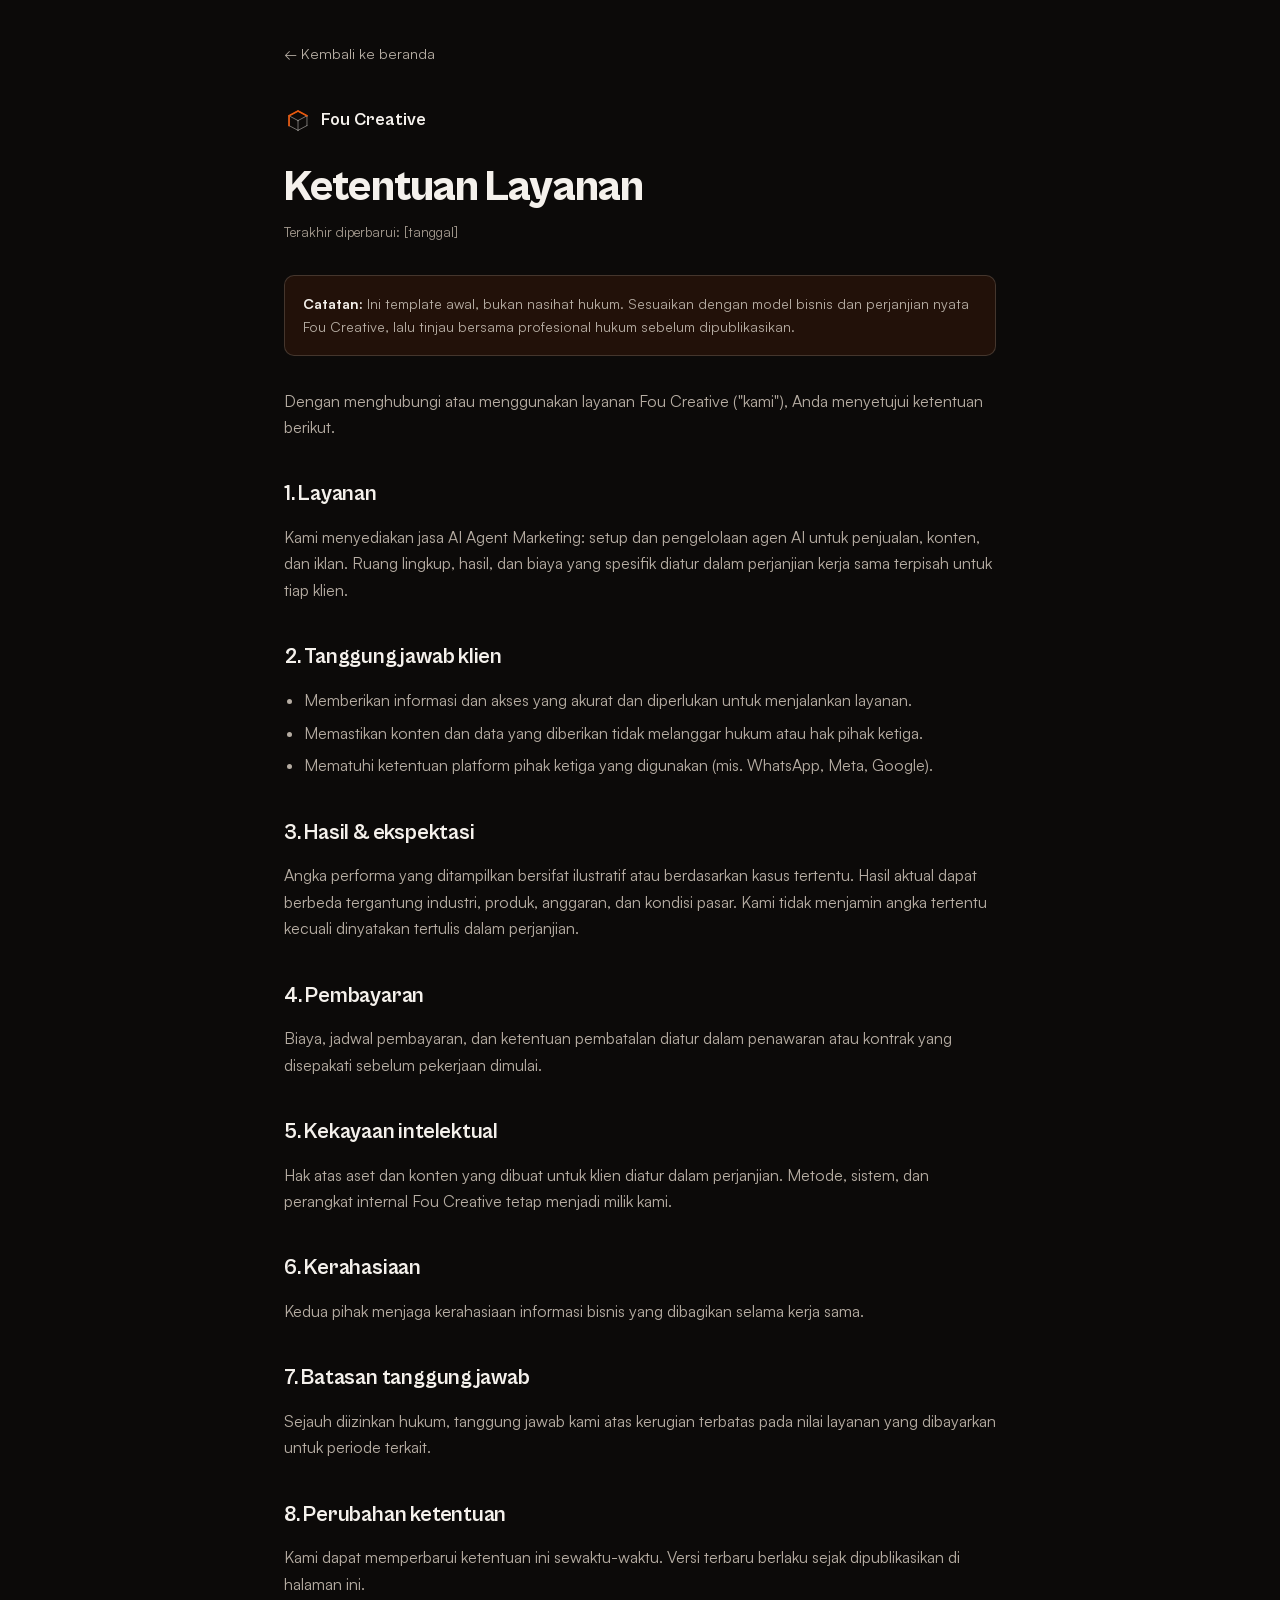
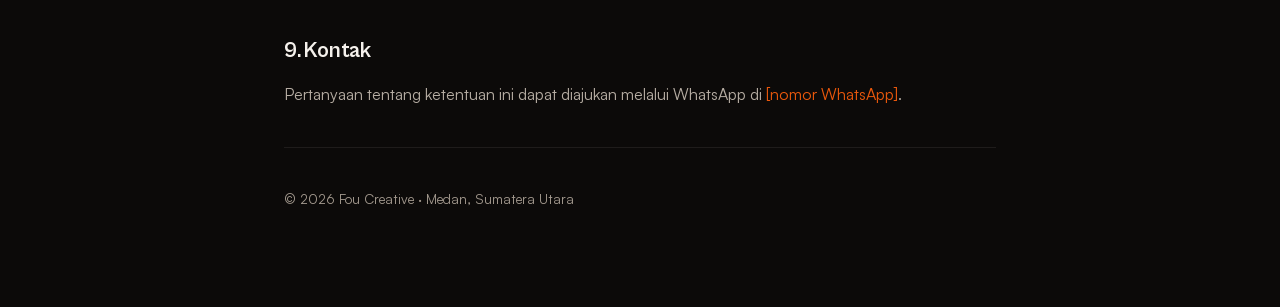
<file: ketentuan-layanan.html>
<!DOCTYPE html>
<html lang="id">
<head>
<meta charset="UTF-8" />
<meta name="viewport" content="width=device-width, initial-scale=1.0" />
<title>Ketentuan Layanan — Fou Creative</title>
<meta name="description" content="Ketentuan Layanan Fou Creative — syarat penggunaan layanan AI Agent Marketing." />
<meta name="robots" content="noindex" />
<link rel="stylesheet" href="assets/css/fonts.css" />
<style>
:root{--bg:#0C0A09;--surface:#16110E;--border:rgba(245,241,236,.08);--border-strong:rgba(245,241,236,.16);--text:#F5F1EC;--text-muted:#B6ADA3;--text-subtle:#A49A8F;--accent:#EA580C;--accent-wash:rgba(234,88,12,.10);--font-display:"Cabinet Grotesk",system-ui,sans-serif;--font-body:"Satoshi",system-ui,sans-serif}
*{box-sizing:border-box;margin:0;padding:0}
body{background:var(--bg);color:var(--text);font-family:var(--font-body);line-height:1.65;-webkit-font-smoothing:antialiased}
a{color:var(--accent);text-decoration:none}a:hover{text-decoration:underline}
.wrap{max-width:760px;margin:0 auto;padding:2.5rem 1.5rem 5rem}
.back{display:inline-flex;align-items:center;gap:.4rem;color:var(--text-muted);font-size:.9rem;margin-bottom:2.5rem}
.back:hover{color:var(--accent)}
.brand{display:flex;align-items:center;gap:.55rem;font-family:var(--font-display);font-weight:700;font-size:1.1rem;margin-bottom:1.75rem}
.brand svg{width:28px;height:28px}
h1{font-family:var(--font-display);font-weight:800;font-size:clamp(2rem,5vw,2.75rem);letter-spacing:-.02em;line-height:1.1}
.meta{color:var(--text-subtle);font-size:.85rem;margin-top:.6rem}
.note{background:var(--accent-wash);border:1px solid var(--border-strong);border-radius:10px;padding:1rem 1.15rem;font-size:.88rem;color:var(--text-muted);margin:2rem 0}
h2{font-family:var(--font-display);font-weight:700;font-size:1.35rem;margin:2.25rem 0 .75rem;letter-spacing:-.01em}
p{color:var(--text-muted);margin-bottom:1rem}
ul{color:var(--text-muted);margin:0 0 1rem 1.25rem}
li{margin-bottom:.4rem}
strong{color:var(--text)}
hr{border:none;border-top:1px solid var(--border);margin:2.5rem 0}
.foot{color:var(--text-subtle);font-size:.85rem}
</style>
</head>
<body>
<div class="wrap">
  <a class="back" href="index.html">&larr; Kembali ke beranda</a>
  <div class="brand">
    <svg viewBox="0 0 100 100" fill="none" xmlns="http://www.w3.org/2000/svg" aria-hidden="true">
      <path d="M50 18 L18 35 M50 18 L82 35 M18 35 L50 52 M82 35 L50 52 M18 35 L18 70 M82 35 L82 70 M50 52 L50 87 M18 70 L50 87 M82 70 L50 87" stroke="#F5F1EC" stroke-width="1.6" stroke-linecap="round" stroke-linejoin="round"/>
      <path d="M82 35 L50 18 L18 35 L18 70" stroke="#EA580C" stroke-width="6" stroke-linecap="round" stroke-linejoin="round"/>
    </svg>
    <span>Fou Creative</span>
  </div>

  <h1>Ketentuan Layanan</h1>
  <p class="meta">Terakhir diperbarui: [tanggal]</p>

  <div class="note"><strong>Catatan:</strong> Ini template awal, bukan nasihat hukum. Sesuaikan dengan model bisnis dan perjanjian nyata Fou Creative, lalu tinjau bersama profesional hukum sebelum dipublikasikan.</div>

  <p>Dengan menghubungi atau menggunakan layanan Fou Creative ("kami"), Anda menyetujui ketentuan berikut.</p>

  <h2>1. Layanan</h2>
  <p>Kami menyediakan jasa AI Agent Marketing: setup dan pengelolaan agen AI untuk penjualan, konten, dan iklan. Ruang lingkup, hasil, dan biaya yang spesifik diatur dalam perjanjian kerja sama terpisah untuk tiap klien.</p>

  <h2>2. Tanggung jawab klien</h2>
  <ul>
    <li>Memberikan informasi dan akses yang akurat dan diperlukan untuk menjalankan layanan.</li>
    <li>Memastikan konten dan data yang diberikan tidak melanggar hukum atau hak pihak ketiga.</li>
    <li>Mematuhi ketentuan platform pihak ketiga yang digunakan (mis. WhatsApp, Meta, Google).</li>
  </ul>

  <h2>3. Hasil &amp; ekspektasi</h2>
  <p>Angka performa yang ditampilkan bersifat ilustratif atau berdasarkan kasus tertentu. Hasil aktual dapat berbeda tergantung industri, produk, anggaran, dan kondisi pasar. Kami tidak menjamin angka tertentu kecuali dinyatakan tertulis dalam perjanjian.</p>

  <h2>4. Pembayaran</h2>
  <p>Biaya, jadwal pembayaran, dan ketentuan pembatalan diatur dalam penawaran atau kontrak yang disepakati sebelum pekerjaan dimulai.</p>

  <h2>5. Kekayaan intelektual</h2>
  <p>Hak atas aset dan konten yang dibuat untuk klien diatur dalam perjanjian. Metode, sistem, dan perangkat internal Fou Creative tetap menjadi milik kami.</p>

  <h2>6. Kerahasiaan</h2>
  <p>Kedua pihak menjaga kerahasiaan informasi bisnis yang dibagikan selama kerja sama.</p>

  <h2>7. Batasan tanggung jawab</h2>
  <p>Sejauh diizinkan hukum, tanggung jawab kami atas kerugian terbatas pada nilai layanan yang dibayarkan untuk periode terkait.</p>

  <h2>8. Perubahan ketentuan</h2>
  <p>Kami dapat memperbarui ketentuan ini sewaktu-waktu. Versi terbaru berlaku sejak dipublikasikan di halaman ini.</p>

  <h2>9. Kontak</h2>
  <p>Pertanyaan tentang ketentuan ini dapat diajukan melalui WhatsApp di <a href="https://wa.me/6281234567890" target="_blank" rel="noopener">[nomor WhatsApp]</a>.</p>

  <hr />
  <p class="foot">&copy; 2026 Fou Creative &middot; Medan, Sumatera Utara</p>
</div>
</body>
</html>
</file>
<file: assets/css/fonts.css>
/* Fou Creative — self-hosted font faces (subset woff2) */
@font-face{font-family:'Cabinet Grotesk';font-style:normal;font-weight:500;font-display:swap;src:url('../fonts/cabinet-grotesk-500.woff2') format('woff2')}
@font-face{font-family:'Cabinet Grotesk';font-style:normal;font-weight:700;font-display:swap;src:url('../fonts/cabinet-grotesk-700.woff2') format('woff2')}
@font-face{font-family:'Cabinet Grotesk';font-style:normal;font-weight:800;font-display:swap;src:url('../fonts/cabinet-grotesk-800.woff2') format('woff2')}
@font-face{font-family:'Satoshi';font-style:normal;font-weight:400;font-display:swap;src:url('../fonts/satoshi-400.woff2') format('woff2')}
@font-face{font-family:'Satoshi';font-style:normal;font-weight:500;font-display:swap;src:url('../fonts/satoshi-500.woff2') format('woff2')}
@font-face{font-family:'Satoshi';font-style:normal;font-weight:700;font-display:swap;src:url('../fonts/satoshi-700.woff2') format('woff2')}
@font-face{font-family:'JetBrains Mono';font-style:normal;font-weight:400;font-display:swap;src:url('../fonts/jetbrains-mono-400.woff2') format('woff2')}
@font-face{font-family:'JetBrains Mono';font-style:normal;font-weight:500;font-display:swap;src:url('../fonts/jetbrains-mono-500.woff2') format('woff2')}
@font-face{font-family:'JetBrains Mono';font-style:normal;font-weight:600;font-display:swap;src:url('../fonts/jetbrains-mono-600.woff2') format('woff2')}
</file>
<file: assets/css/styles.css>
:root{
  --bg:#0C0A09; --surface:#16110E; --surface-2:#211913;
  --border:rgba(245,241,236,.08); --border-strong:rgba(245,241,236,.16);
  --text:#F5F1EC; --text-muted:#B6ADA3; --text-subtle:#B2A99E; /* AAA: >=7:1 di atas semua surface (termasuk kartu) */
  --accent:#EA580C; --accent-hover:#FB6E22; --accent-press:#C2470A;
  --accent-on:#0C0A09; --accent-wash:rgba(234,88,12,.10); --accent-ring:rgba(234,88,12,.45);
  --success:#3FB950; --danger:#F0533F;
  --font-display:"Cabinet Grotesk","Space Grotesk",system-ui,sans-serif;
  --font-body:"Satoshi",system-ui,sans-serif;
  --font-mono:"JetBrains Mono",ui-monospace,monospace;
  --s-1:.25rem; --s-2:.5rem; --s-3:.75rem; --s-4:1rem; --s-6:1.5rem; --s-8:2rem;
  --s-12:3rem; --s-16:4rem; --s-24:6rem; --s-32:8rem;
  --r-sm:8px; --r-md:14px; --r-lg:20px; --r-pill:999px;
  --container:1320px;
  --ease:cubic-bezier(.32,.72,0,1);
}
*{box-sizing:border-box;margin:0;padding:0}
html{scroll-behavior:smooth;-webkit-text-size-adjust:100%}
body{overflow-x:clip}
a,button,summary,.btn,[role=button]{-webkit-tap-highlight-color:transparent}
@media (min-width:1700px){:root{font-size:16.5px}}
@media (min-width:2200px){:root{font-size:17.5px;--container:1480px}}
@media (min-width:3200px){:root{font-size:19px;--container:1680px}}
body{background:var(--bg);color:var(--text);font-family:var(--font-body);font-size:1rem;line-height:1.6;-webkit-font-smoothing:antialiased;overflow-x:hidden}
a{color:inherit;text-decoration:none}
img{display:block;max-width:100%}
button{font-family:inherit;cursor:pointer}
input,textarea{font-family:inherit}
::selection{background:var(--accent);color:var(--accent-on)}
:focus-visible{outline:2px solid var(--accent);outline-offset:2px;border-radius:4px}
/* flagship craft: scrollbar, anchor offset, headline balancing */
html{scrollbar-width:thin;scrollbar-color:#2a201a var(--bg)}
::-webkit-scrollbar{width:12px;height:12px}
::-webkit-scrollbar-track{background:var(--bg)}
::-webkit-scrollbar-thumb{background:#241b15;border:3px solid var(--bg);border-radius:10px}
::-webkit-scrollbar-thumb:hover{background:#34281e}
section[id]{scroll-margin-top:84px}
.hero-h1,.h2,.statement h2,.h3{text-wrap:balance}

.container{max-width:var(--container);margin-inline:auto;padding-inline:1.5rem}
.section{padding-block:clamp(4.5rem,11vw,9rem)}
.about-narrow{max-width:760px}
.section--band{position:relative;border-block:1px solid var(--border);background:linear-gradient(180deg,#0E0B09 0%,var(--bg) 100%)}
section[id]{scroll-margin-top:84px}

/* icons */
.ic{display:inline-flex;align-items:center;justify-content:center;line-height:0}
.ic svg{width:1em;height:1em;fill:currentColor;display:block}

/* type */
.eyebrow{font-family:var(--font-mono);font-size:.72rem;text-transform:uppercase;letter-spacing:.13em;color:var(--accent);font-weight:500;display:inline-flex;align-items:center;gap:.6rem}
.eyebrow::before{content:"";width:26px;height:1px;background:var(--accent);opacity:.75}
.eyebrow .idx{color:var(--text-subtle);font-weight:600;letter-spacing:.1em}
/* engineered blueprint frame (wide screens only) */
.bp-frame{position:fixed;inset:0;z-index:1;pointer-events:none}
.bp-frame::before,.bp-frame::after{content:"";position:absolute;top:0;bottom:0;width:1px;background:var(--border)}
.bp-frame::before{left:calc(50% - var(--container) / 2)}
.bp-frame::after{left:calc(50% + var(--container) / 2)}
@media (max-width:1279px){.bp-frame{display:none}}
.h2{font-family:var(--font-display);font-weight:700;font-size:clamp(2.1rem,4.4vw,3.4rem);line-height:1.08;letter-spacing:-.025em}
.h3{font-family:var(--font-display);font-weight:700;font-size:1.5rem;line-height:1.2;letter-spacing:-.01em}
.h4{font-family:var(--font-display);font-weight:600;font-size:1.25rem;line-height:1.25}
.lead{font-size:1.125rem;color:var(--text-muted);max-width:60ch}
.muted{color:var(--text-muted)}
.subtle{color:var(--text-subtle)}
.t-accent{color:var(--accent)}
.section-head{max-width:60ch;margin-bottom:var(--s-16)}
.section-head .h2{margin-top:var(--s-3)}

/* buttons */
.btn{display:inline-flex;align-items:center;justify-content:center;gap:.5rem;border:none;font-weight:700;border-radius:var(--r-pill);padding:.9rem 1.6rem;font-size:.95rem;line-height:1;transition:transform .28s var(--ease),background .28s var(--ease),border-color .28s var(--ease),box-shadow .28s var(--ease);white-space:nowrap}
.btn .ic{font-size:1.15em}
.btn-arrow{margin-left:.2rem;width:1.55em;height:1.55em;border-radius:50%;display:inline-flex;align-items:center;justify-content:center;background:rgba(245,241,236,.1);transition:transform .25s var(--ease),background .25s var(--ease)}
.btn-arrow .ic{font-size:.85em}
.btn-ghost:hover .btn-arrow{background:var(--accent-wash);transform:translateY(2px)}
.btn-primary{background:var(--accent);color:var(--accent-on)}
.btn-primary:hover{background:var(--accent-hover);transform:translateY(-2px);box-shadow:0 12px 32px -12px rgba(234,88,12,.55)}
.btn-primary:active{background:var(--accent-press);transform:scale(.98)}
.btn-ghost{background:transparent;color:var(--text);border:1px solid var(--border-strong)}
.btn-ghost:hover{border-color:var(--accent);background:var(--accent-wash)}
.btn-ghost:active{transform:scale(.98);background:var(--accent-wash)}
.btn-lg{padding:1.05rem 2rem;font-size:1.05rem}

/* nav */
.nav{position:sticky;top:0;z-index:50;background:rgba(12,10,9,.78);backdrop-filter:blur(12px);-webkit-backdrop-filter:blur(12px);border-bottom:1px solid var(--border)}
.nav-inner{display:flex;align-items:center;justify-content:space-between;height:68px}
.brand{display:flex;align-items:center;gap:.6rem;font-family:var(--font-display);font-weight:700;font-size:1.15rem;letter-spacing:-.01em;padding:.5rem 0;min-height:44px}
.brand svg{width:30px;height:30px;flex:none}
.nav-links{display:flex;align-items:center;gap:2rem}
.nav-links a{font-size:.92rem;color:var(--text-muted);transition:color .15s ease;position:relative}
.nav-links a::after{content:"";position:absolute;left:0;right:0;bottom:-5px;height:1.5px;background:var(--accent);border-radius:2px;transform:scaleX(0);transform-origin:left;transition:transform .28s var(--ease)}
.nav-links a:hover{color:var(--text)}
.nav-links a:hover::after{transform:scaleX(1)}
.nav-cta{display:flex;align-items:center;gap:1.25rem}
.nav-toggle{display:none;width:48px;height:48px;border:1px solid var(--border-strong);border-radius:var(--r-sm);background:transparent;color:var(--text);font-size:1.35rem;align-items:center;justify-content:center}
.mobile-menu{display:none}

/* hero */
.hero{position:relative;overflow:hidden}
.hero::before{content:"";position:absolute;top:-12%;right:-6%;width:62%;height:72%;z-index:0;pointer-events:none;background:radial-gradient(ellipse at center,rgba(234,88,12,.10) 0%,rgba(234,88,12,.04) 38%,transparent 66%)}
.hero-cube{position:absolute;z-index:0;pointer-events:none;right:-8%;top:6%;width:min(54vw,660px);opacity:.06}
@media (max-width:1023px){.hero-cube{right:-22%;top:auto;bottom:-4%;width:86vw;opacity:.05}}
.hero-grid{position:relative;z-index:1;display:grid;grid-template-columns:1fr;gap:var(--s-16);align-items:center;padding-block:clamp(4rem,10vw,8rem)}
.hero-h1{font-family:var(--font-display);font-weight:800;font-size:clamp(3rem,6.6vw,5.25rem);line-height:1.01;letter-spacing:-.037em;max-width:15ch}
.hero-meta{margin-top:var(--s-6);font-family:var(--font-mono);font-size:.78rem;letter-spacing:.05em;color:var(--text-subtle)}
.hero-sub{font-size:1.125rem;color:var(--text-muted);max-width:46ch;margin-top:var(--s-6)}
.hero-actions{display:flex;flex-wrap:wrap;gap:var(--s-3);margin-top:var(--s-8)}
.eyebrow-wrap{margin-bottom:var(--s-6)}

/* WhatsApp live demo (hero) */
.wa-demo{background:linear-gradient(180deg,var(--surface) 0%,#120D0A 100%);border:1px solid var(--border-strong);border-radius:var(--r-lg);box-shadow:0 40px 80px -40px rgba(0,0,0,.8);max-width:430px;width:100%;justify-self:center;overflow:hidden;display:flex;flex-direction:column}
.wa-head{display:flex;align-items:center;gap:.7rem;padding:.8rem 1rem;background:#120D0A;border-bottom:1px solid var(--border)}
.wa-ava{width:38px;height:38px;border-radius:50%;background:var(--accent-wash);display:grid;place-items:center;color:var(--accent);font-size:1.2rem;flex:none}
.wa-hmeta{flex:1;min-width:0}
.wa-name{font-weight:600;font-size:.9rem;letter-spacing:-.01em}
.wa-sub{font-family:var(--font-mono);font-size:.66rem;color:var(--text-subtle);display:flex;align-items:center;gap:.4rem;margin-top:1px}
.wa-online{width:7px;height:7px;border-radius:50%;background:var(--success);flex:none}
.live-tag{font-family:var(--font-mono);font-size:.66rem;text-transform:uppercase;letter-spacing:.1em;color:var(--accent);display:flex;align-items:center;gap:.4rem}
.wa-body{padding:1rem;display:flex;flex-direction:column;gap:.5rem;min-height:252px}
.wa-msg{max-width:82%;padding:.5rem .72rem;border-radius:14px;font-size:.875rem;line-height:1.4}
.wa-msg p{margin:0}
.wa-time{display:block;font-family:var(--font-mono);font-size:.58rem;margin-top:.2rem;text-align:right}
.wa-in{align-self:flex-start;background:var(--surface-2);color:var(--text);border-bottom-left-radius:4px}
.wa-in .wa-time{color:var(--text-subtle)}
.wa-out{align-self:flex-end;background:var(--accent);color:var(--accent-on);border-bottom-right-radius:4px}
.wa-out .wa-time{color:rgba(12,10,9,.5)}
.wa-typing{align-self:flex-end;background:var(--accent);border-radius:14px;border-bottom-right-radius:4px;padding:.6rem .8rem;display:inline-flex;gap:4px;align-items:center}
.wa-typing i{width:6px;height:6px;border-radius:50%;background:var(--accent-on);display:block;animation:waTyping 1.1s infinite ease-in-out}
.wa-typing i:nth-child(2){animation-delay:.15s}
.wa-typing i:nth-child(3){animation-delay:.3s}
@keyframes waTyping{0%,60%,100%{opacity:.35;transform:translateY(0)}30%{opacity:1;transform:translateY(-3px)}}
.wa-foot{padding:.75rem 1rem;border-top:1px solid var(--border);background:#120D0A;display:flex;align-items:center;gap:.5rem}
.wa-tag{display:inline-flex;align-items:center;gap:.45rem;font-family:var(--font-mono);font-size:.7rem;color:var(--success);background:rgba(63,185,80,.1);padding:.35rem .7rem;border-radius:var(--r-pill)}
.wa-demo.anim .wa-msg{opacity:0;transform:translateY(8px) scale(.98);transition:opacity .35s var(--ease),transform .35s var(--ease)}
.wa-demo.anim .wa-msg.show{opacity:1;transform:none}
.wa-demo.anim .wa-tag{opacity:0;transform:translateY(6px);transition:opacity .4s var(--ease),transform .4s var(--ease)}
.wa-demo.anim .wa-tag.show{opacity:1;transform:none}

/* statement / thesis (signature moment) */
.statement{position:relative;overflow:hidden;border-top:1px solid var(--border);border-bottom:1px solid var(--border);background:linear-gradient(180deg,var(--bg) 0%,#0E0B09 100%)}
.statement .container{position:relative;z-index:1;padding-block:clamp(5rem,12vw,9rem)}
.statement-kicker{font-family:var(--font-mono);font-size:.72rem;text-transform:uppercase;letter-spacing:.16em;color:var(--accent);margin-bottom:var(--s-8);display:inline-flex;align-items:center;gap:.55rem;padding:.5rem .9rem;border:1px solid var(--accent-ring);border-radius:var(--r-pill);background:var(--accent-wash)}
.statement-kicker::before{content:"";width:6px;height:6px;border-radius:50%;background:var(--accent)}
.statement h2{font-family:var(--font-display);font-weight:800;font-size:clamp(2.3rem,6vw,4.5rem);line-height:1.03;letter-spacing:-.035em;max-width:17ch}
.statement p{margin-top:var(--s-8);color:var(--text-muted);font-size:1.15rem;max-width:52ch;line-height:1.55}
.statement-cube{position:absolute;right:-4%;top:50%;transform:translateY(-50%);width:min(44vw,540px);opacity:.05;z-index:0;pointer-events:none}
@media (max-width:767px){.statement-cube{right:-28%;width:88vw;opacity:.045}}
@media (max-width:600px){.hero-cube,.statement-cube{display:none}}
/* proof strip — responsive grid, dividers via borders (no floating separators) */
.proof-strip{border-top:1px solid var(--border);border-bottom:1px solid var(--border);background:var(--surface)}
.proof-row{display:grid;grid-template-columns:1fr;gap:0}
@media (min-width:520px){.proof-row{grid-template-columns:1fr 1fr}}
.proof-item{display:flex;align-items:center;justify-content:center;gap:.6rem;text-align:left;padding:1.1rem 1.25rem;font-family:var(--font-mono);font-size:.8rem;letter-spacing:.02em;color:var(--text-muted);border-top:1px solid var(--border)}
.proof-item .ic{color:var(--accent);font-size:1.05rem;flex:none}
.proof-item>span{min-width:0}
.proof-item b{color:var(--text);font-weight:600}
.proof-item .pi-num{color:var(--accent)}
.proof-item:nth-child(2),.proof-item:nth-child(4){border-left:1px solid var(--border)}
.proof-item:nth-child(3),.proof-item:nth-child(4){border-top:1px solid var(--border)}
@media (min-width:680px){
  .proof-row{grid-template-columns:repeat(4,1fr)}
  .proof-item{border-top:none}
  .proof-item+.proof-item{border-left:1px solid var(--border)}
}

/* about */
.about-grid{display:grid;grid-template-columns:1fr;gap:var(--s-12);align-items:center}
.about-copy p{margin-top:var(--s-4)}
.cap-card{background:var(--surface);border:1px solid var(--border);border-radius:var(--r-md);padding:var(--s-8);box-shadow:inset 0 1px 0 rgba(245,241,236,.045)}
.cap-card .eyebrow{margin-bottom:var(--s-4)}
.cap-list{display:grid;gap:.9rem;margin-top:var(--s-2)}
.cap-item{display:flex;align-items:flex-start;gap:.7rem}
.cap-item .ic{color:var(--accent);font-size:1.25rem;margin-top:1px;flex:none}
.cap-item b{font-weight:600}
.cap-item span{color:var(--text-muted);font-size:.92rem;display:block}

/* services */
.cards-3{display:grid;grid-template-columns:1fr;gap:var(--s-6)}
.svc{background:var(--surface);border:1px solid var(--border);border-radius:var(--r-md);padding:var(--s-8);transition:border-color .25s var(--ease),transform .25s var(--ease),box-shadow .25s var(--ease);display:flex;flex-direction:column;gap:var(--s-4);position:relative;box-shadow:inset 0 1px 0 rgba(245,241,236,.045)}
.svc:hover{border-color:var(--border-strong);transform:translateY(-3px);box-shadow:inset 0 1px 0 rgba(245,241,236,.06),0 28px 56px -30px rgba(0,0,0,.7)}
.svc-top{display:flex;align-items:center;justify-content:space-between}
.svc-ico{width:52px;height:52px;border-radius:12px;background:var(--surface-2);display:grid;place-items:center;color:var(--accent);font-size:1.55rem}
.svc-idx{font-family:var(--font-mono);font-size:.8rem;color:var(--text-subtle);letter-spacing:.04em}
.svc p{color:var(--text-muted);font-size:.97rem}
/* services bento (layout asimetris) */
.bento{display:grid;grid-template-columns:1fr;gap:var(--s-6)}
.svc-lg .h3{font-size:1.6rem}
.svc-tags{margin-top:auto;padding-top:var(--s-4);display:flex;flex-wrap:wrap;gap:.5rem}
.chip{font-family:var(--font-mono);font-size:.7rem;letter-spacing:.03em;color:var(--text-muted);background:var(--surface-2);border:1px solid var(--border);border-radius:var(--r-pill);padding:.32rem .7rem}
/* two-product layout + bonus strip */
.trio{display:grid;grid-template-columns:1fr;gap:var(--s-6)}
@media (min-width:768px){.trio{grid-template-columns:1fr 1fr}}
@media (min-width:1024px){.trio{grid-template-columns:repeat(3,1fr)}}
.svc-num{font-family:var(--font-mono);font-size:.72rem;letter-spacing:.12em;color:var(--text-subtle)}
.bonus{margin-top:var(--s-8);padding:var(--s-6) var(--s-8);background:var(--surface);border:1px solid var(--border);border-radius:var(--r-md);display:flex;align-items:center;gap:var(--s-6) var(--s-10);flex-wrap:wrap;box-shadow:inset 0 1px 0 rgba(245,241,236,.045)}
.bonus-tag{font-family:var(--font-mono);font-size:.68rem;text-transform:uppercase;letter-spacing:.14em;color:var(--accent);border:1px solid var(--accent-ring);border-radius:var(--r-pill);padding:.3rem .7rem;flex:none}
.bonus-items{display:flex;gap:var(--s-6) var(--s-10);flex-wrap:wrap;flex:1;min-width:0}
.bonus-item{display:flex;flex-direction:column;gap:.45rem;flex:1 1 220px;min-width:0}
.bonus-head{display:flex;align-items:center;gap:.6rem}
.bonus-head .ic{color:var(--text-subtle);font-size:1.3rem;flex:none}
.bonus-head b{font-size:.95rem;font-weight:600;color:var(--text);line-height:1.2}
.bonus-desc{font-size:.86rem;color:var(--text-muted);line-height:1.5;padding-left:1.9rem}
/* system (8 steps) + auto badges */
.auto-badges{display:flex;flex-wrap:wrap;justify-content:center;gap:.6rem;margin-bottom:var(--s-12)}
.auto-badge{display:inline-flex;align-items:center;gap:.45rem;font-family:var(--font-mono);font-size:.74rem;letter-spacing:.04em;color:var(--text-muted);background:var(--surface);border:1px solid var(--border-strong);border-radius:var(--r-pill);padding:.45rem .9rem}
.auto-badge .ic{color:var(--accent);font-size:1em}
.sys-grid{display:grid;grid-template-columns:1fr;gap:var(--s-5)}
@media (min-width:600px){.sys-grid{grid-template-columns:1fr 1fr}}
@media (min-width:1000px){.sys-grid{grid-template-columns:repeat(4,1fr)}}
.sys-step{background:var(--surface);border:1px solid var(--border);border-radius:var(--r-md);padding:var(--s-6);box-shadow:inset 0 1px 0 rgba(245,241,236,.045);transition:border-color .25s var(--ease),transform .25s var(--ease)}
.sys-step:hover{border-color:var(--border-strong);transform:translateY(-3px)}
.sys-num{font-family:var(--font-mono);font-weight:600;font-size:.8rem;color:var(--accent);letter-spacing:.1em}
.sys-t{font-family:var(--font-display);font-weight:600;font-size:1.06rem;margin:.5rem 0 .4rem;line-height:1.2}
.sys-d{color:var(--text-muted);font-size:.9rem;line-height:1.5}
.sys-chips{display:flex;flex-wrap:wrap;gap:.35rem;margin-top:.7rem}
.sys-chips span{font-family:var(--font-mono);font-size:.62rem;color:var(--text-subtle);background:var(--surface-2);border:1px solid var(--border);border-radius:var(--r-pill);padding:.18rem .5rem}
/* benefits */
.ben-grid{display:grid;grid-template-columns:1fr;gap:var(--s-8)}
@media (min-width:600px){.ben-grid{grid-template-columns:1fr 1fr}}
@media (min-width:1000px){.ben-grid{grid-template-columns:repeat(5,1fr)}}
.ben .ic{color:var(--accent);font-size:1.6rem}
.ben h4{font-family:var(--font-display);font-weight:600;font-size:1rem;margin:.6rem 0 .3rem}
.ben p{color:var(--text-muted);font-size:.86rem;line-height:1.5}
/* custom flow diagram (3 agents) */
.flow{margin-top:var(--s-16);display:flex;align-items:stretch;justify-content:center;gap:var(--s-4);flex-wrap:nowrap}
.flow-step{flex:1 1 0;min-width:0;max-width:260px;background:var(--surface);border:1px solid var(--border);border-radius:var(--r-md);padding:var(--s-6);text-align:center;box-shadow:inset 0 1px 0 rgba(245,241,236,.045);display:flex;flex-direction:column;align-items:center;justify-content:center}
.flow-core{border-color:var(--accent-ring);background:linear-gradient(var(--accent-wash),var(--accent-wash)),var(--surface)}
.flow-ico{width:46px;height:46px;border-radius:12px;background:var(--surface-2);display:grid;place-items:center;color:var(--accent);font-size:1.35rem;margin-bottom:var(--s-3)}
.flow-core .flow-ico{background:var(--bg)}
.flow-t{font-family:var(--font-display);font-weight:600;font-size:1.02rem}
.flow-d{font-family:var(--font-mono);font-size:.68rem;color:var(--text-subtle);margin-top:.35rem;text-transform:uppercase;letter-spacing:.04em}
.flow-chips{display:flex;gap:.35rem;justify-content:center;margin-top:.6rem;flex-wrap:wrap}
.flow-chips span{font-family:var(--font-mono);font-size:.62rem;color:var(--accent);border:1px solid var(--accent-ring);border-radius:var(--r-pill);padding:.2rem .5rem}
.flow-line{flex:0 0 36px;align-self:center;height:1px;background:var(--border-strong);position:relative}
.flow-line::after{content:"";position:absolute;right:-1px;top:50%;transform:translateY(-50%);border-left:5px solid var(--accent);border-top:4px solid transparent;border-bottom:4px solid transparent}
@media (max-width:680px){
  .flow{flex-direction:column;align-items:center}
  .flow-step{width:100%;max-width:340px}
  .flow-line{flex:0 0 26px;width:1px;height:26px}
  .flow-line::after{right:auto;left:50%;top:auto;bottom:-1px;transform:translateX(-50%);border-left:4px solid transparent;border-right:4px solid transparent;border-top:5px solid var(--accent);border-bottom:none}
}
/* FAQ (objection handling) */
.faq{max-width:780px;border-top:1px solid var(--border)}
.faq-item{border-bottom:1px solid var(--border)}
.faq-item summary{list-style:none;cursor:pointer;display:flex;align-items:center;justify-content:space-between;gap:1rem;padding:1.3rem 0;font-family:var(--font-display);font-weight:600;font-size:1.1rem;color:var(--text);transition:color .2s var(--ease)}
.faq-item summary::-webkit-details-marker{display:none}
.faq-item summary:hover{color:var(--accent)}
.faq-ico{color:var(--text-subtle);font-size:1.05rem;transition:transform .28s var(--ease),color .2s var(--ease);flex:none}
.faq-item[open] summary{color:var(--text)}
.faq-item[open] .faq-ico{transform:rotate(180deg);color:var(--accent)}
.faq-body{padding:0 0 1.4rem;color:var(--text-muted);font-size:.97rem;line-height:1.65;max-width:64ch}
.faq-body strong{color:var(--text);font-weight:600}
/* sticky mobile CTA */
.sticky-cta{position:fixed;left:0;right:0;bottom:0;z-index:60;padding:.7rem 1rem calc(.7rem + env(safe-area-inset-bottom,0px));background:rgba(12,10,9,.92);backdrop-filter:blur(12px);-webkit-backdrop-filter:blur(12px);border-top:1px solid var(--border-strong);transform:translateY(120%);transition:transform .32s var(--ease);display:none}
.sticky-cta .btn{width:100%;justify-content:center}
.sticky-cta.show{transform:none}
/* scroll progress (CSS scroll-timeline; degrades to nothing if unsupported) */
.scroll-progress{position:fixed;top:0;left:0;right:0;height:2px;z-index:70;background:linear-gradient(90deg,var(--accent),var(--accent-hover));transform:scaleX(0);transform-origin:0 50%;animation:scrollGrow linear both;animation-timeline:scroll(root);will-change:transform}
@keyframes scrollGrow{to{transform:scaleX(1)}}
/* CTA friction-reducer note */
.cta-note{position:relative;margin-top:var(--s-4);font-family:var(--font-mono);font-size:.74rem;letter-spacing:.04em;color:var(--text-subtle)}
/* grain halus (gampang dihapus: buang div .grain di bawah <body>) */
.grain{position:fixed;inset:0;z-index:2;pointer-events:none;opacity:.04;mix-blend-mode:overlay;background-image:url("data:image/svg+xml,%3Csvg xmlns='http://www.w3.org/2000/svg' width='180' height='180'%3E%3Cfilter id='g'%3E%3CfeTurbulence type='fractalNoise' baseFrequency='0.85' numOctaves='2' stitchTiles='stitch'/%3E%3C/filter%3E%3Crect width='100%25' height='100%25' filter='url(%23g)'/%3E%3C/svg%3E")}
@media (min-width:768px){
  .bento{grid-template-columns:1.25fr 1fr;grid-auto-rows:minmax(0,1fr)}
  .svc-lg{grid-column:1;grid-row:1 / 3}
  .bento>.svc:nth-child(2){grid-column:2;grid-row:1}
  .bento>.svc:nth-child(3){grid-column:2;grid-row:2}
}

/* stats */
.stats-grid{display:grid;grid-template-columns:repeat(2,1fr);gap:var(--s-8) var(--s-6)}
.stat{border-left:2px solid var(--accent-ring);padding-left:var(--s-6)}
.stat-num{font-family:var(--font-display);font-weight:800;font-size:clamp(3rem,8vw,5.5rem);line-height:1;color:var(--accent);letter-spacing:-.03em;font-variant-numeric:tabular-nums slashed-zero;font-feature-settings:"tnum" 1,"zero" 1}
.stat-label{font-family:var(--font-mono);font-size:.8rem;text-transform:uppercase;letter-spacing:.06em;color:var(--text-muted);margin-top:.5rem}

/* process */
.steps{display:grid;grid-template-columns:1fr;gap:var(--s-8);position:relative}
.step{display:flex;gap:var(--s-4);align-items:flex-start}
.step-num{width:46px;height:46px;border-radius:50%;flex:none;display:grid;place-items:center;font-family:var(--font-mono);font-weight:600;font-size:.95rem;color:var(--accent);background:linear-gradient(var(--accent-wash),var(--accent-wash)),var(--bg);border:1px solid var(--accent-ring)}
.step h4{margin-bottom:.35rem}
.step p{color:var(--text-muted);font-size:.95rem}

/* case study */
.case{background:var(--surface);border:1px solid var(--border-strong);border-radius:var(--r-lg);overflow:hidden;display:grid;grid-template-columns:1fr;margin-bottom:var(--s-12)}
.case-main{padding:clamp(1.75rem,4vw,2.75rem)}
.case-tag{font-family:var(--font-mono);font-size:.72rem;text-transform:uppercase;letter-spacing:.08em;color:var(--accent);margin-bottom:var(--s-3);display:inline-block}
.case-client{font-family:var(--font-display);font-weight:700;font-size:1.5rem;line-height:1.2}
.case-block{margin-top:var(--s-6)}
.case-block h5{font-family:var(--font-mono);font-size:.7rem;text-transform:uppercase;letter-spacing:.06em;color:var(--text-subtle);margin-bottom:.4rem}
.case-block p{color:var(--text-muted);font-size:.97rem}
.case-results{background:#120D0A;border-top:1px solid var(--border);padding:clamp(1.75rem,4vw,2.75rem);display:flex;flex-direction:column;justify-content:center;gap:var(--s-8)}
.case-res .stat-num{font-size:clamp(2.5rem,6vw,3.75rem)}
.case-res .stat-label{color:var(--text-muted)}

/* portfolio */
.port-grid{display:grid;grid-template-columns:repeat(2,1fr);gap:var(--s-4)}
@media (min-width:600px){.port-grid{grid-template-columns:repeat(3,1fr)}}
.port-card{background:var(--surface);border:1px solid var(--border);border-radius:var(--r-md);aspect-ratio:16/10;display:grid;place-items:center;padding:var(--s-5);transition:border-color .2s ease,background .2s ease;overflow:hidden}
.port-card:hover{border-color:var(--border-strong);background:var(--surface-2)}
.port-logo{max-height:52px;max-width:80%;object-fit:contain;filter:grayscale(1) opacity(.7);transition:filter .25s ease,opacity .25s ease}
.port-card:hover .port-logo{filter:grayscale(0);opacity:1}
.port-ph{font-family:var(--font-display);font-weight:600;font-size:1.05rem;letter-spacing:-.01em;color:var(--text-muted);text-align:center}
.port-empty{grid-column:1/-1;text-align:center;color:var(--text-subtle);padding:var(--s-16);border:1px dashed var(--border-strong);border-radius:var(--r-md)}

/* final cta */
.cta-wrap{background:var(--surface);border:1px solid var(--border-strong);border-radius:var(--r-lg);padding:clamp(2.5rem,6vw,5rem);text-align:center;position:relative;overflow:hidden}
.cta-wrap::before{content:"";position:absolute;left:50%;top:-30%;width:380px;height:380px;transform:translateX(-50%);background:radial-gradient(circle,var(--accent-wash) 0%,transparent 65%);pointer-events:none}
.cta-wrap .h2{position:relative;max-width:18ch;margin-inline:auto}
.cta-wrap .lead{position:relative;margin:var(--s-4) auto 0;text-align:center}
.cta-wrap .btn{position:relative;margin-top:var(--s-8)}

/* footer */
.footer{border-top:1px solid var(--border);background:var(--surface);padding-block:var(--s-16) var(--s-8)}
.footer-grid{display:grid;grid-template-columns:1fr;gap:var(--s-12)}
.footer-brand p{color:var(--text-muted);font-size:.92rem;max-width:34ch;margin-top:var(--s-4)}
.footer-col h5{font-family:var(--font-mono);font-size:.72rem;text-transform:uppercase;letter-spacing:.08em;color:var(--text-subtle);margin-bottom:var(--s-4)}
.footer-col a{display:flex;align-items:center;gap:.4rem;color:var(--text-muted);font-size:.92rem;padding:.5rem 0;min-height:44px;transition:color .15s var(--ease)}
.footer-col a:hover{color:var(--accent)}
.footer-bottom{display:flex;flex-wrap:wrap;gap:1rem;justify-content:space-between;align-items:center;margin-top:var(--s-16);padding-top:var(--s-6);border-top:1px solid var(--border);color:var(--text-subtle);font-size:.85rem}
.footer-bottom nav{display:flex;gap:1.25rem;flex-wrap:wrap}
.footer-bottom a{color:var(--text-subtle);display:inline-block;padding:.7rem 0}
.footer-bottom a:hover{color:var(--text-muted)}

/* reveal */
[data-reveal]{opacity:0;transform:translateY(16px);transition:opacity .5s cubic-bezier(.16,1,.3,1),transform .5s cubic-bezier(.16,1,.3,1)}
[data-reveal].is-in{opacity:1;transform:none}
[data-reveal].reveal-blur{filter:blur(10px);transition:opacity .8s var(--ease),transform .8s var(--ease),filter .8s var(--ease)}
[data-reveal].reveal-blur.is-in{filter:blur(0)}

/* admin */
.admin{position:fixed;inset:0;z-index:200;display:none;background:rgba(8,6,5,.86);backdrop-filter:blur(6px);-webkit-backdrop-filter:blur(6px);overflow-y:auto;padding:1.5rem}
.admin.open{display:block}
.admin-panel{max-width:760px;margin:2.5rem auto;background:var(--surface);border:1px solid var(--border-strong);border-radius:var(--r-lg);overflow:hidden}
.admin-bar{display:flex;align-items:center;justify-content:space-between;padding:1.1rem 1.5rem;border-bottom:1px solid var(--border);background:#120D0A}
.admin-bar .brand{font-size:1rem}
.admin-bar-actions{display:flex;gap:.6rem}
.admin-body{padding:1.75rem 1.5rem}
.admin-warn{background:var(--surface-2);border:1px solid var(--border-strong);color:var(--text-muted);border-radius:var(--r-sm);padding:.8rem 1rem;font-size:.85rem;line-height:1.5;margin-bottom:1.5rem;display:none}
.admin-warn.show{display:block}
.admin-gate{max-width:380px;margin:1rem auto;text-align:center}
.admin-gate .eyebrow{justify-content:center;margin-bottom:1rem}
.admin-gate p{color:var(--text-muted);font-size:.88rem;margin:.75rem 0 1.25rem}
.field{margin-bottom:1.1rem}
.field label{display:block;font-family:var(--font-mono);font-size:.72rem;text-transform:uppercase;letter-spacing:.05em;color:var(--text-subtle);margin-bottom:.4rem}
.field .hint{text-transform:none;letter-spacing:0;color:var(--text-subtle);font-family:var(--font-body);font-size:.78rem;margin-top:.35rem;display:block}
.input,.textarea{width:100%;background:var(--bg);border:1px solid var(--border-strong);border-radius:var(--r-sm);color:var(--text);padding:.7rem .85rem;font-size:.92rem;transition:border-color .15s ease}
.input:focus,.textarea:focus{outline:none;border-color:var(--accent);box-shadow:0 0 0 3px var(--accent-wash)}
.textarea{resize:vertical;min-height:80px;line-height:1.5}
.admin-sec{border-top:1px solid var(--border);padding-top:1.5rem;margin-top:1.5rem}
.admin-sec>.eyebrow{margin-bottom:1.1rem}
.admin-sec-head{display:flex;align-items:center;justify-content:space-between;margin-bottom:1.1rem}
.row2{display:grid;grid-template-columns:1fr 1fr;gap:.75rem}
.stat-edit,.port-edit{background:var(--bg);border:1px solid var(--border);border-radius:var(--r-sm);padding:.85rem;margin-bottom:.75rem}
.stat-edit .row2{align-items:end}
.port-edit{display:flex;gap:.85rem;align-items:center}
.port-thumb{width:72px;height:48px;border-radius:6px;background:var(--surface-2);display:grid;place-items:center;flex:none;overflow:hidden}
.port-thumb img{max-width:100%;max-height:100%;object-fit:contain}
.port-thumb span{font-family:var(--font-mono);font-size:.6rem;color:var(--text-subtle)}
.port-edit .grow{flex:1;min-width:0}
.btn-sm{padding:.5rem .9rem;font-size:.82rem;border-radius:var(--r-pill);font-weight:600;display:inline-flex;align-items:center;gap:.35rem}
.btn-line{background:transparent;border:1px solid var(--border-strong);color:var(--text-muted)}
.btn-line:hover{border-color:var(--accent);color:var(--text)}
.btn-danger{background:transparent;border:1px solid rgba(240,83,63,.4);color:#f0a59b}
.btn-danger:hover{background:rgba(240,83,63,.12)}
.icon-btn{width:40px;height:40px;border-radius:8px;border:1px solid var(--border-strong);background:transparent;color:var(--text-muted);display:grid;place-items:center;font-size:1.05rem;flex:none}
.icon-btn:hover{border-color:var(--accent);color:var(--text)}
.port-edit-actions{display:flex;gap:.4rem;flex:none}
.toggle{display:inline-flex;align-items:center;gap:.6rem;cursor:pointer;font-size:.9rem;color:var(--text)}
.toggle input{width:18px;height:18px;accent-color:var(--accent)}
.toast{position:fixed;bottom:1.5rem;left:50%;transform:translateX(-50%) translateY(20px);z-index:300;background:var(--accent);color:var(--accent-on);font-weight:700;padding:.8rem 1.4rem;border-radius:var(--r-pill);opacity:0;transition:opacity .25s ease,transform .25s ease;pointer-events:none;font-size:.9rem}
.toast.show{opacity:1;transform:translateX(-50%) translateY(0)}
.hidden{display:none!important}

/* responsive */
@media (min-width:768px){
  .stats-grid{grid-template-columns:repeat(3,1fr);gap:var(--s-12)}
  .port-grid{grid-template-columns:repeat(5,1fr);gap:var(--s-5)}
  .cards-3{grid-template-columns:repeat(3,1fr)}
  .footer-grid{grid-template-columns:2fr 1fr 1fr;gap:var(--s-8)}
  .steps{grid-template-columns:repeat(4,1fr);gap:var(--s-6)}
  .step{flex-direction:column}
  .steps::before{content:"";position:absolute;top:23px;left:8%;right:8%;height:1px;background:var(--border-strong);z-index:0}
  .step-num{position:relative;z-index:1}
  .case{grid-template-columns:1.4fr 1fr}
  .case-results{border-top:none;border-left:1px solid var(--border)}
}
@media (min-width:1024px){
  .hero-grid{grid-template-columns:1.05fr .95fr;gap:var(--s-16)}
  .about-grid{grid-template-columns:1.1fr .9fr;gap:var(--s-16)}
  .wa-demo{justify-self:end}
}
@media (max-width:767px){
  body{padding-bottom:76px}
  .sticky-cta{display:block}
  .nav-links{display:none}
  .nav-cta{display:none}
  .nav-toggle{display:inline-flex}
  .mobile-menu{display:block;position:fixed;left:0;right:0;top:68px;background:var(--bg);border-bottom:1px solid var(--border-strong);transform:translateY(-12px);opacity:0;visibility:hidden;transition:transform .2s ease,opacity .2s ease,visibility .2s;z-index:45;padding:1rem 1.5rem 1.5rem}
  .mobile-menu.open{transform:none;opacity:1;visibility:visible}
  .mobile-menu a:not(.btn){display:flex;align-items:center;min-height:48px;padding:.6rem 0;color:var(--text);font-size:1.05rem;border-bottom:1px solid var(--border)}
  .mobile-menu .btn{width:100%;justify-content:center;margin-top:1rem}
}
@media (max-width:560px){
  .row2{grid-template-columns:1fr}
  .port-edit{flex-wrap:wrap}
  .port-edit .grow{flex:1 1 auto;min-width:130px}
  .port-edit .port-edit-actions{flex:1 1 100%;justify-content:flex-end;margin-top:.4rem}
}
@media (prefers-reduced-motion:reduce){
  html{scroll-behavior:auto}
  [data-reveal]{transition:none!important;filter:none!important}
  .dot{animation:none!important}
  .bars span::after{transition:none!important}
  *{animation-duration:.001ms!important}
  .scroll-progress{display:none!important}
}
</file>
